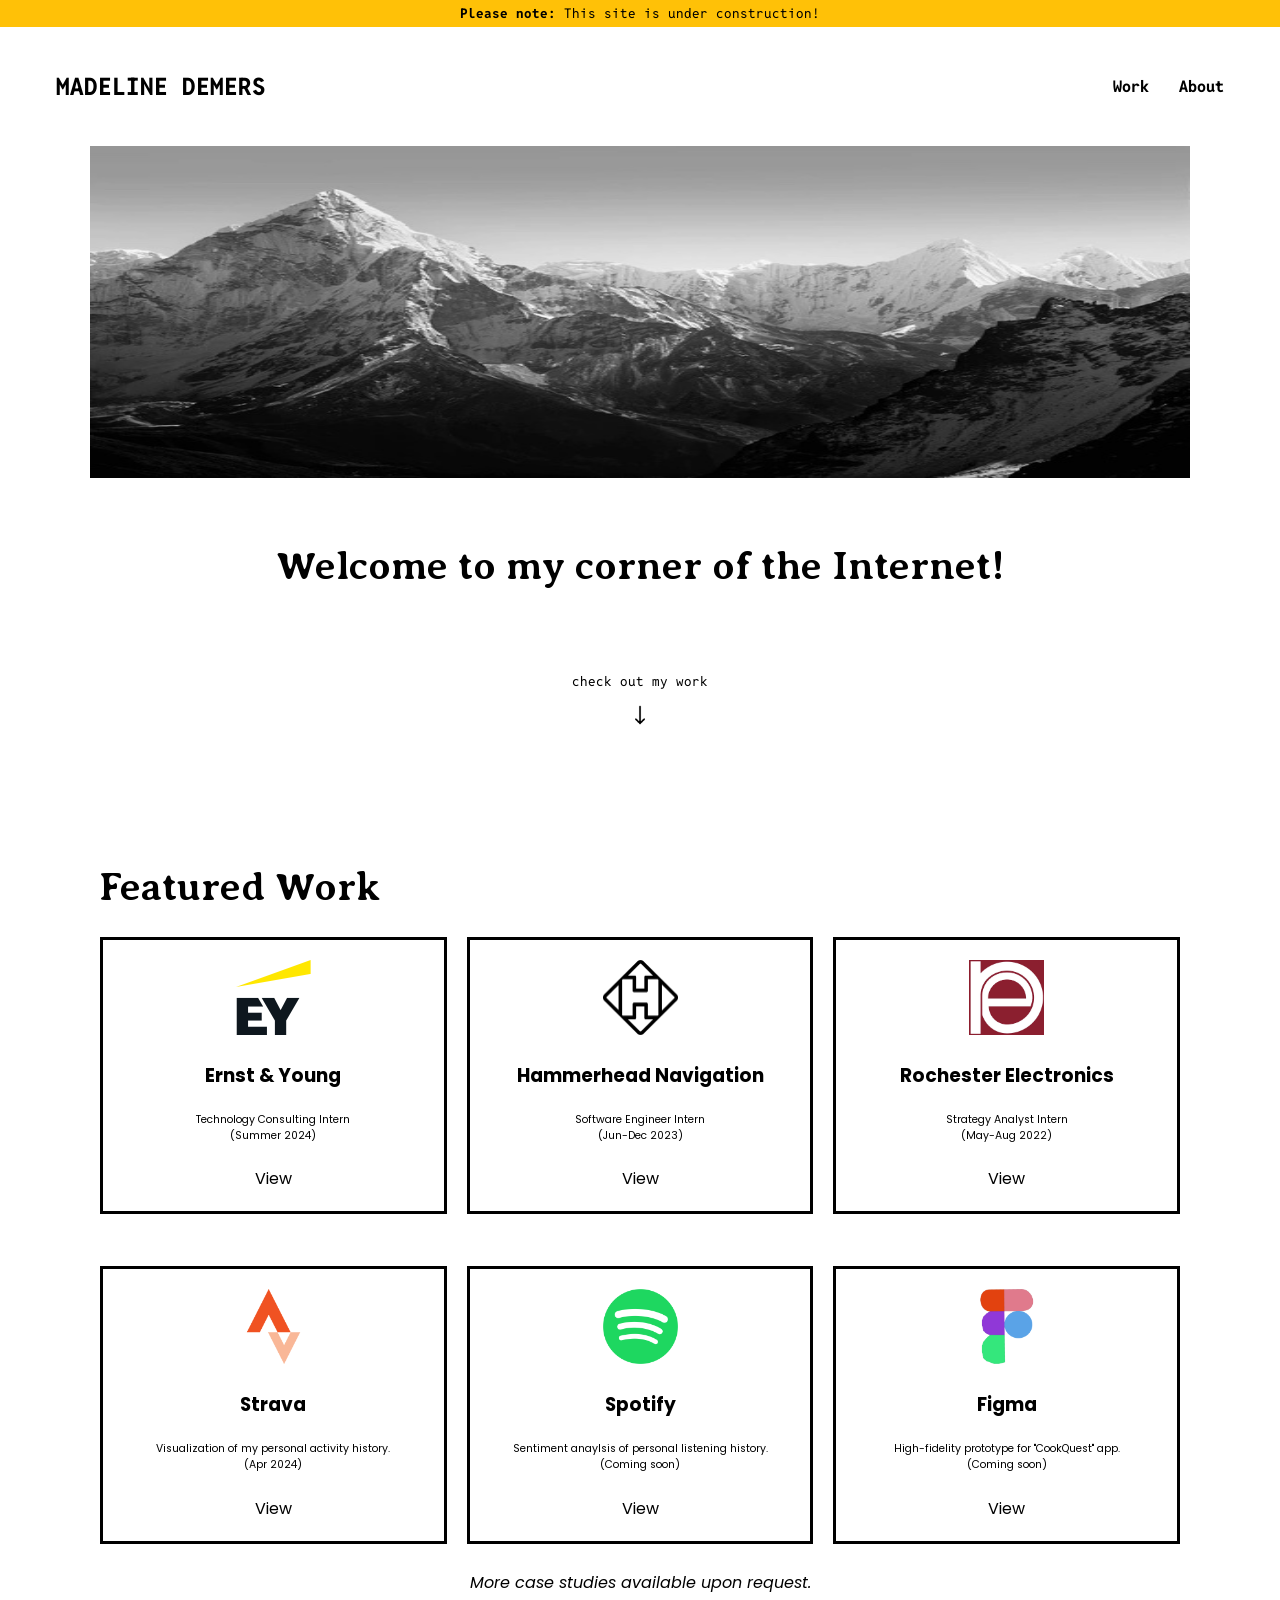
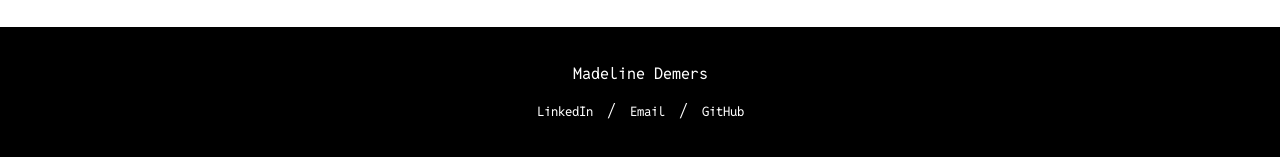
<file: archive=priv (old site) /index.html>
<!DOCTYPE html>
<html lang="en">

<head>
  <meta charset="UTF-8">
  <meta name="viewport" content="width=device-width, initial-scale=1">

  <link rel="icon" type="image/png" href="public/images/mountain.png">

  <link rel="stylesheet" type="text/css" href="styles/site.css">
  <link href="https://fonts.googleapis.com/css2?family=Reddit+Mono&display=swap" rel="stylesheet">
  <link href="https://fonts.googleapis.com/css2?family=Poppins&display=swap" rel="stylesheet">
  <link href="https://fonts.googleapis.com/css2?family=Averia+Serif+Libre&display=swap" rel="stylesheet">

  <title>Madeline Demers</title>

</head>
<body>
  <header>
    <div class="work-in-progress-banner">
      <p><strong>Please note:</strong> This site is under construction!</p>
    </div>
    <nav>
      <h1>MADELINE DEMERS</h1>
      <ul class="navigation">
        <li><a href="index.html#works" class="nav-link">Work</a></li>
        <li><a href="about.html" class="nav-link">About</a></li>
      </ul>
    </nav>
  </header>
  
  <main>
    <section>
      <div class="hero">
        <img src="public/images/mountains.jpg" alt="mountains" class="hero-img">
      </div>
      <div class="welcome-text">
        <h2>Welcome to my corner of the Internet!</h2>
      </div>
      <div class="scroll-down" id="scroll">
        <p>check out my work</p>
        <div class="button-scroll-down">  
          <button>
          <img
            src="public/images/down-arrow.png"
            class="scroll down-arrow"
            alt="scroll-down"
          />
          </button>       
        </div>
      </div>
    </section>

    <section class="all-works">
      <div class="section1">
        <section class="works" id="works">
          <h2 class="works-title">Featured Work</h2>
          <div class="works-container">
            <div class="work-container work-card">
              <img
                src="public/images/ey.png"
                alt="ey-logo"
                class="work-pic"
              />
              <h3 class="work-title">Ernst & Young</h3>
              <p class="work-details">
                Technology Consulting Intern<br>(Summer 2024)
              </p>
              <a href="#" class="work-link">View</a>
            </div>
            <div class="work-container work-card">
              <img
                src="public/images/hammerhead_logo.png"
                alt="hammerhead-logo"
                class="work-pic"
              />
              <h3 class="work-title">Hammerhead Navigation</h3>
              <p class="work-details">
                Software Engineer Intern <br>(Jun-Dec 2023)
              </p>
              <a href="hammerhead.html" class="work-link">View</a>
            </div>
            <div class="work-container work-card">
              <img
                src="public/images/roc_elec.png"
                alt="rocelec-logo"
                class="work-pic"
              />
              <h3 class="work-title">Rochester Electronics</h3>
              <p class="work-details">
                Strategy Analyst Intern<br>(May-Aug 2022)
              </p>
              <a href="rocelec.html" class="work-link">View</a>
            </div>
            
          </div>
        </section>
  </div>
  <div class="project2">
    <section class="works" id="works">
      <div class="works-container">
        
        <div class="work-container work-card">
          <img
            src="public/images/strava_logo.png"
            alt="strava-logo"
            class="work-pic"
          />
          <h3 class="work-title">Strava</h3>
          <p class="work-details">
            Visualization of my personal activity history.<br>(Apr 2024)
          </p>
          <a href="strava.html" class="work-link">View</a>
        </div>
        <div class="work-container work-card">
          <img
            src="public/images/spotifylogo.png"
            alt="spotify-logo"
            class="work-pic"
          />
          <h3 class="work-title">Spotify</h3>
          <p class="work-details">
            Sentiment anaylsis of personal listening history.<br>(Coming soon)
          </p>
          <a href="#" class="work-link">View</a>
        </div>
        <div class="work-container work-card">
          <img
            src="public/images/figma-logo.png"
            alt="figma-logo"
            class="work-pic"
          />
          <h3 class="work-title">Figma</h3>
          <p class="work-details">
            High-fidelity prototype for "CookQuest" app.<br>(Coming soon)
          </p>
          <a href="#" class="work-link">View</a>
        </div>
      </div>
      <p class="center">More case studies available upon request.</p>
    </section>
  </div>

  <script src=public/scripts/scroll-down.js></script>

  </main>
  <footer>
    <div class="footer-name">
      <p><a href=index.html>Madeline Demers</a></p>
    </div>
    <div class="footer-links">
      <p><a href="https://www.linkedin.com/in/madeline-demers">LinkedIn</a> / <a href="mailto:mkd79@cornell.edu">Email</a> / 
        <a href="https://github.com/maddydemers">GitHub</a></p>
    </div>
  </footer>
</body>

</html>
</file>
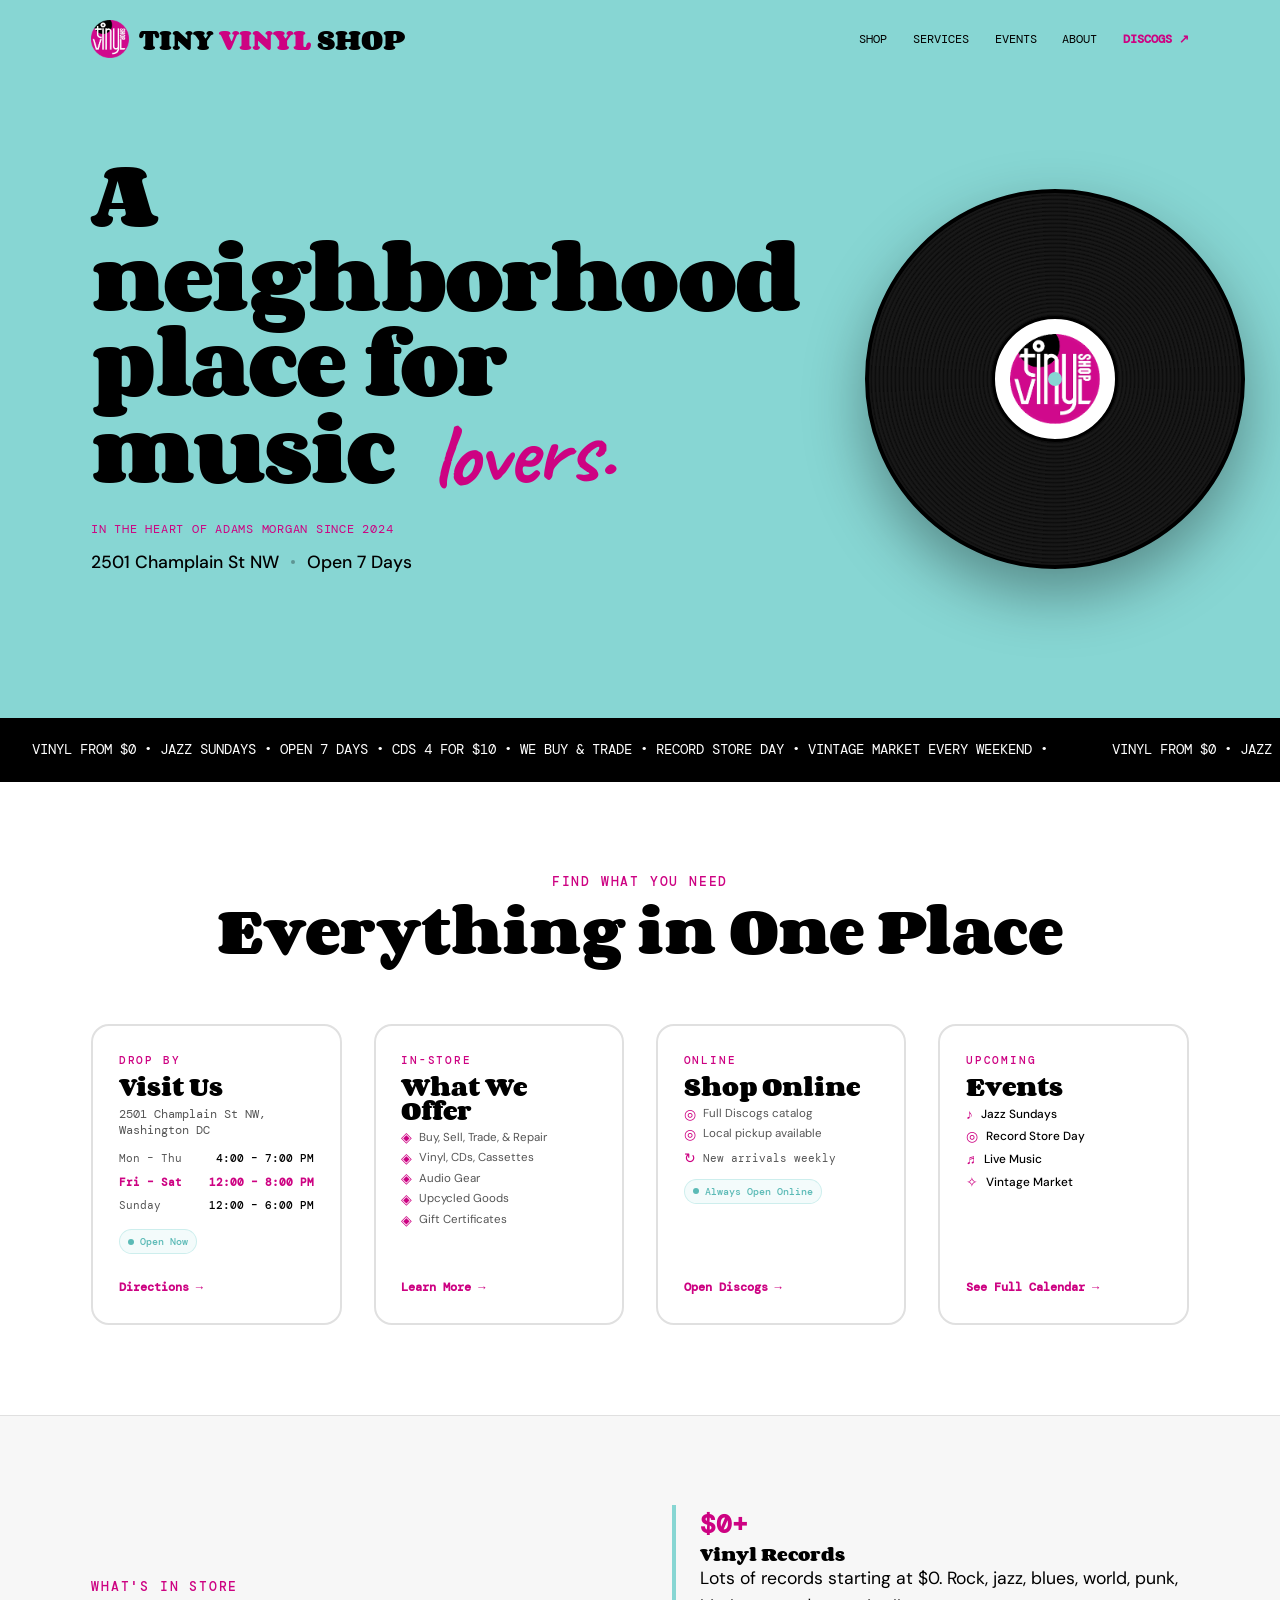
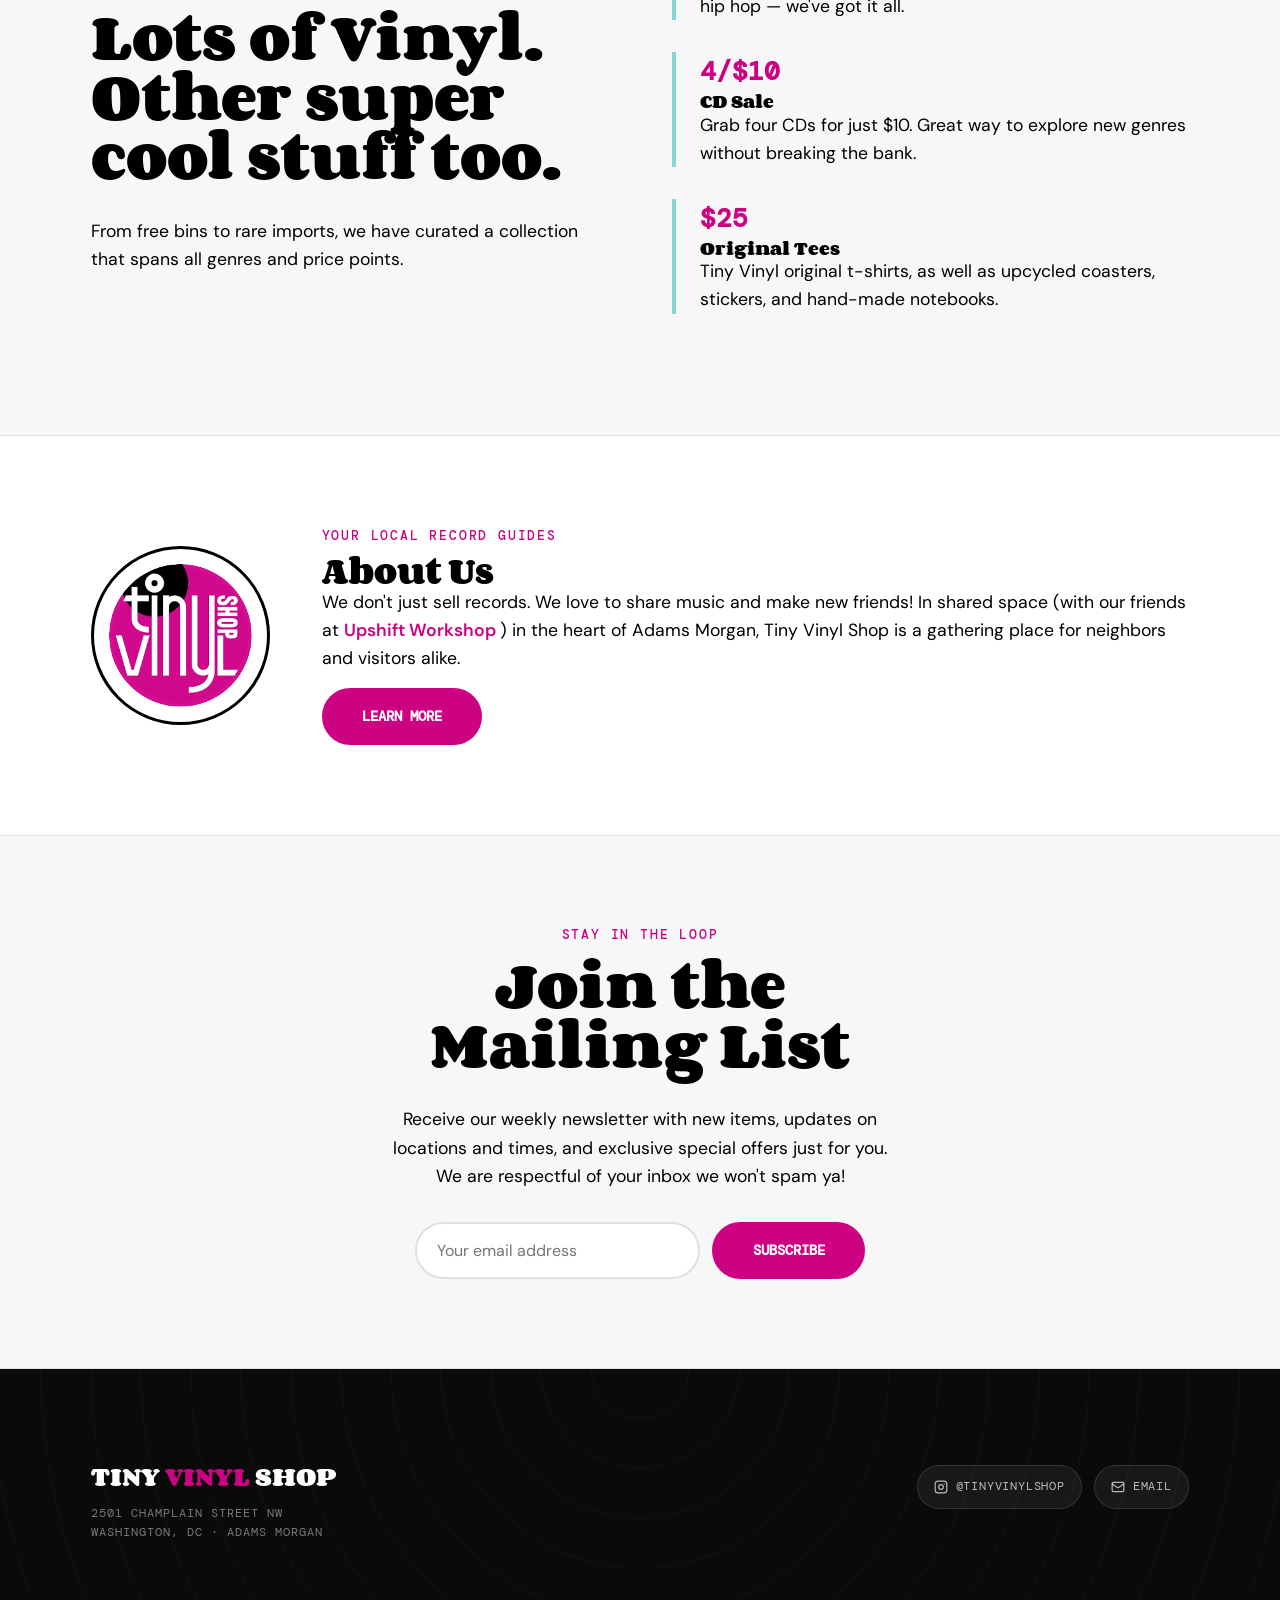
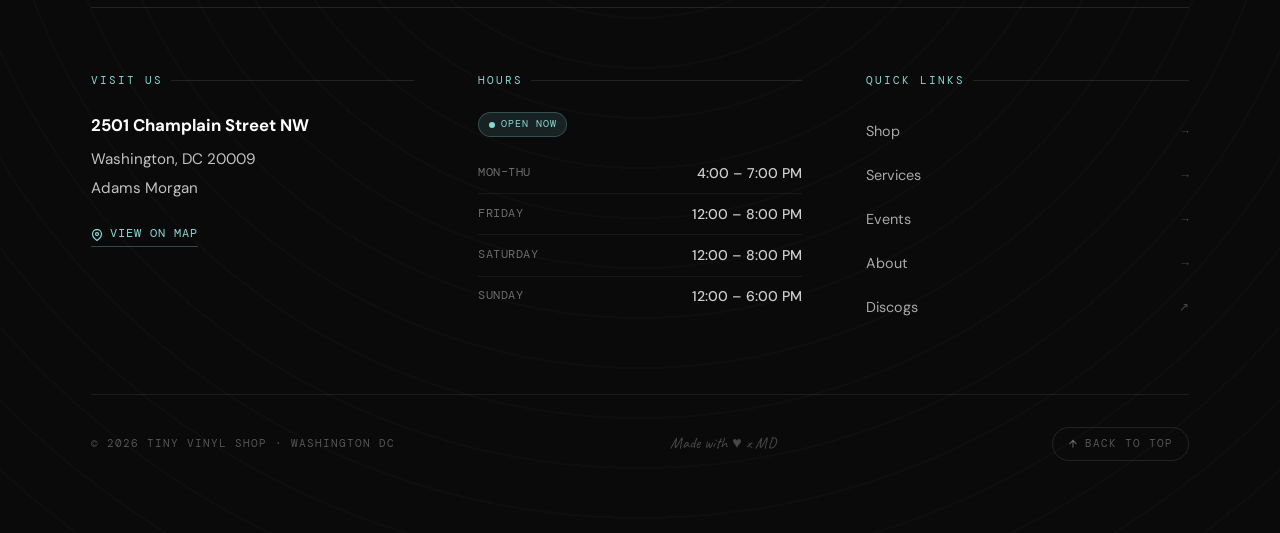
<file: tiny-vinyl.html>
<!DOCTYPE html>
<html lang="en">
<head>
  <meta charset="UTF-8" />
  <meta name="viewport" content="width=device-width, initial-scale=1.0, viewport-fit=cover" />
  <meta name="theme-color" content="#87D6D3" />
  <title>Tiny Vinyl Shop — Adams Morgan, DC</title>
  <meta name="description" content="Independent vinyl record shop in Adams Morgan, Washington DC. Records from $1. Jazz, blues, punk, hip hop, world music and more." />
  
  <link rel="preconnect" href="https://fonts.googleapis.com">
  <link rel="preconnect" href="https://fonts.gstatic.com" crossorigin>
  <link href="https://fonts.googleapis.com/css2?family=Caveat:wght@600&family=Corben:wght@400;700&family=DM+Mono:wght@400;500&family=DM+Sans:ital,wght@0,400;0,500;0,700;1,400&display=swap" rel="stylesheet">

  <style>
    :root {
      --bg-primary: #FFFFFF;
      --bg-surface: #F7F7F7;
      --color-magenta: #CD0282;
      --color-magenta-dark: #A00065;
      --color-teal: #87D6D3;
      --color-teal-dark: #5bbab6;
      --color-text: #000000;
      --color-text-muted: #555555;
      --border-soft: #E0E0E0;
      
      --font-sans: 'DM Sans', sans-serif;
      --font-heading: 'Corben', serif;
      --font-mono: 'DM Mono', monospace;
      --font-hand: 'Caveat', cursive;
      
      --space-xs: 0.5rem;
      --space-sm: 1rem;
      --space-md: 2rem;
      --space-lg: 4rem;

      /* Fluid spacing using clamp */
      --section-padding: clamp(3rem, 7vw, 6rem);
      --container-padding: clamp(1.25rem, 4vw, 2.5rem);
      --gap-md: clamp(1rem, 3vw, 2rem);
      --gap-lg: clamp(2rem, 5vw, 4rem);

      /* Safe area insets for notched devices */
      --safe-top: env(safe-area-inset-top, 0px);
      --safe-bottom: env(safe-area-inset-bottom, 0px);
      --safe-left: env(safe-area-inset-left, 0px);
      --safe-right: env(safe-area-inset-right, 0px);

      /* Groovy easing curves */
      --ease-bounce: cubic-bezier(0.34, 1.56, 0.64, 1);
      --ease-smooth: cubic-bezier(0.16, 1, 0.3, 1);
      --ease-snap: cubic-bezier(0.25, 0.46, 0.45, 0.94);
    }

    /* ════════════════════════════════════════════════════════════
       BASE STYLES
       ════════════════════════════════════════════════════════════ */

    *, *::before, *::after { box-sizing: border-box; margin: 0; padding: 0; }
    html { scroll-behavior: smooth; -webkit-text-size-adjust: 100%; }
    body {
      font-family: var(--font-sans);
      background: var(--bg-primary);
      color: var(--color-text);
      line-height: 1.6;
      overflow-x: hidden;
      -webkit-font-smoothing: antialiased;
    }
    a { color: inherit; text-decoration: none; transition: all 0.3s var(--ease-smooth); }
    a, button { -webkit-tap-highlight-color: rgba(135, 214, 211, 0.3); }
    ul { list-style: none; }
    button { cursor: pointer; border: none; background: none; font-family: inherit; }
    img { max-width: 100%; height: auto; display: block; }

    /* ── Typography (fluid) ── */
    h1, h2, h3, h4 { font-family: var(--font-heading); font-weight: 700; line-height: 1.1; color: var(--color-text); }
    h1 { font-size: clamp(2.4rem, 6vw, 5rem); margin-bottom: var(--space-sm); letter-spacing: -0.02em; }
    h2 { font-size: clamp(1.9rem, 4.5vw, 3.4rem); margin-bottom: var(--space-md); }
    h3 { font-size: clamp(1.3rem, 2.5vw, 1.9rem); }
    p  { font-size: clamp(0.95rem, 1.5vw, 1.1rem); }

    h1 em {
      font-family: var(--font-hand); color: var(--color-magenta); font-style: normal;
      font-size: 1.2em; display: inline-block;
      transform: rotate(-3deg);
      margin-left: 0.2em; margin-right: 0.1em;
      transition: transform 0.4s var(--ease-bounce);
    }
    h1:hover em { transform: rotate(-6deg) scale(1.08); }

    .label {
      font-family: var(--font-mono); text-transform: uppercase;
      font-size: clamp(0.72rem, 1vw, 0.82rem);
      letter-spacing: 1.8px; color: var(--color-magenta); font-weight: 500;
      display: block; margin-bottom: var(--space-xs);
    }

    /* ── Layout ── */
    .section--surface { background: var(--bg-surface); border-top: 1px solid var(--border-soft); border-bottom: 1px solid var(--border-soft); }

    /* ── Buttons ── */
    .btn {
      display: inline-flex; align-items: center; justify-content: center;
      border-radius: 999px; font-weight: 700; font-family: var(--font-mono);
      font-size: clamp(0.75rem, 1.2vw, 0.88rem);
      text-transform: uppercase; border: 2px solid var(--color-text);
      background: var(--bg-primary);
      padding: clamp(0.85rem, 2vw, 0.95rem) clamp(1.5rem, 3vw, 2.4rem);
      transition: transform 0.3s var(--ease-bounce), box-shadow 0.3s var(--ease-smooth), background 0.25s ease, border-color 0.25s ease;
      white-space: nowrap; position: relative; overflow: hidden;
    }
    .btn::after {
      content: '';
      position: absolute; inset: 0; border-radius: 999px;
      background: rgba(255,255,255,0.15);
      opacity: 0; transition: opacity 0.2s ease;
    }
    .btn:hover::after { opacity: 1; }
    .btn:hover { transform: translateY(-3px) scale(1.02); box-shadow: 0 10px 28px rgba(0,0,0,0.13); }
    .btn:active { transform: scale(0.97); box-shadow: none; }
    .btn-primary { background: var(--color-magenta); color: #fff; border-color: var(--color-magenta); }
    .btn-primary:hover { background: var(--color-magenta-dark); border-color: var(--color-magenta-dark); box-shadow: 0 10px 28px rgba(205,2,130,0.35); }
    .btn-white { background: #fff; color: #000; border-color: #fff; }
    .btn-outline { border-color: var(--border-soft); }

    /* ── Navigation ── */
    .nav {
      position: fixed; top: 0; left: 0; right: 0; z-index: 100;
      background: transparent;
      transition: background 0.4s var(--ease-smooth), padding 0.4s var(--ease-smooth), box-shadow 0.4s ease;
      padding-top: max(1.25rem, var(--safe-top));
      animation: navSlideDown 0.6s var(--ease-smooth) both;
    }
    @keyframes navSlideDown {
      from { transform: translateY(-100%); opacity: 0; }
      to   { transform: translateY(0);    opacity: 1; }
    }
    .nav.scrolled {
      background: rgba(255,255,255,0.96);
      backdrop-filter: blur(8px);
      -webkit-backdrop-filter: blur(8px);
      border-bottom: 1px solid var(--border-soft);
      box-shadow: 0 2px 20px rgba(0,0,0,0.07);
      padding-top: max(0.65rem, var(--safe-top));
      padding-bottom: 0.65rem;
    }
    .nav .container { display: flex; justify-content: space-between; align-items: center; gap: 1rem; }
    .nav-logo { display: flex; align-items: center; gap: 0.6rem; flex-shrink: 0; }
    .nav-logo img { height: clamp(28px, 4vw, 38px); width: auto; transition: transform 0.35s var(--ease-bounce); }
    .nav-logo:hover img { transform: rotate(-8deg) scale(1.08); }
    .nav-logo-text { font-family: var(--font-heading); font-weight: 700; color: #000; font-size: clamp(1.15rem, 2.5vw, 1.5rem); }
    .nav-cta { color: var(--color-magenta) !important; font-weight: 700; }

    /* ── Hamburger pill button (mobile only, hidden on desktop) ── */
    .nav-hamburger {
      display: none; /* shown via mobile media query */
      align-items: center; gap: 0.5rem;
      background: #000; color: #fff;
      border: none; border-radius: 999px;
      padding: 0.5rem 0.9rem 0.5rem 0.75rem;
      cursor: pointer;
      transition: background 0.25s ease, transform 0.3s var(--ease-bounce);
    }
    .nav-hamburger:hover { background: #222; transform: scale(1.04); }
    .nav-hamburger:active { transform: scale(0.96); }
    .nav-hamburger-lines {
      display: flex; flex-direction: column; justify-content: center;
      gap: 4px; width: 16px;
    }
    .nav-hamburger-lines span {
      display: block; height: 1.5px; background: #fff; border-radius: 2px;
      transition: width 0.3s var(--ease-bounce), transform 0.35s var(--ease-bounce), opacity 0.25s ease;
      transform-origin: left center;
    }
    .nav-hamburger-lines span:nth-child(1) { width: 16px; }
    .nav-hamburger-lines span:nth-child(2) { width: 10px; }
    .nav-hamburger-label {
      font-family: var(--font-mono); font-size: 0.7rem; font-weight: 500;
      text-transform: uppercase; letter-spacing: 1.5px; color: #fff;
      transition: opacity 0.2s ease;
    }
    /* Open state — lines become X, label fades */
    .nav-hamburger.open { background: #fff; border: 1.5px solid #000; }
    .nav-hamburger.open .nav-hamburger-lines span { background: #000; }
    .nav-hamburger.open .nav-hamburger-lines span:nth-child(1) {
      width: 16px; transform: translateY(2.75px) rotate(45deg);
    }
    .nav-hamburger.open .nav-hamburger-lines span:nth-child(2) {
      width: 16px; transform: translateY(-2.75px) rotate(-45deg);
    }
    .nav-hamburger.open .nav-hamburger-label { opacity: 0; width: 0; overflow: hidden; padding: 0; }

    /* ── Mobile backdrop ── */
    .mobile-backdrop {
      display: none;
      position: fixed; top: 0; left: 0; right: 0; bottom: 0;
      z-index: 98;
      background: rgba(0,0,0,0.55);
      backdrop-filter: blur(2px);
      -webkit-backdrop-filter: blur(2px);
      opacity: 0;
      pointer-events: none;
      transition: opacity 0.35s var(--ease-smooth);
    }
    .mobile-backdrop.open { opacity: 1; pointer-events: auto; }

    /* ── Mobile drawer ── */
    .mobile-menu {
      display: none; /* shown via mobile media query */
      position: fixed; top: 0; right: 0;
      width: min(340px, 88vw);
      height: 100vh;
      z-index: 102;
      background: #0a0a0a;
      flex-direction: column;
      padding: 0;
      transform: translateX(100%);
      transition: transform 0.42s var(--ease-bounce);
      overflow-x: hidden;
      overflow-y: auto;
    }
    .mobile-menu::before {
      /* Teal left accent line */
      content: '';
      position: absolute; top: 0; left: 0; bottom: 0;
      width: 3px;
      background: linear-gradient(to bottom, var(--color-teal), transparent);
    }
    .mobile-menu.open { transform: translateX(0); }

    /* Drawer header — top padding matches nav bar height so the close
       button sits exactly where the hamburger pill was */
    .mobile-menu-header {
      display: flex; align-items: center; justify-content: space-between;
      padding: max(1.1rem, var(--nav-height, 64px)) 1.75rem 1.1rem;
      border-bottom: 1px solid rgba(255,255,255,0.07);
      flex-shrink: 0;
    }
    .mobile-menu-eyebrow {
      font-family: var(--font-mono); font-size: 0.65rem; font-weight: 500;
      text-transform: uppercase; letter-spacing: 2.5px; color: var(--color-teal);
    }
    .mobile-menu-close {
      width: 36px; height: 36px; border-radius: 50%;
      border: 1.5px solid rgba(255,255,255,0.15);
      background: rgba(255,255,255,0.06);
      display: flex; align-items: center; justify-content: center;
      color: #fff; cursor: pointer;
      transition: background 0.2s ease, border-color 0.2s ease, transform 0.3s var(--ease-bounce);
    }
    .mobile-menu-close:hover {
      background: rgba(255,255,255,0.12);
      border-color: rgba(255,255,255,0.3);
      transform: rotate(90deg);
    }
    .mobile-menu-close svg { width: 15px; height: 15px; }

    /* Nav links */
    .mobile-menu-nav {
      display: flex; flex-direction: column;
      padding: 1.5rem 1.75rem;
      gap: 0;
    }
    .mobile-menu-link {
      display: flex; align-items: baseline; gap: 0.75rem;
      font-family: var(--font-heading); font-weight: 700;
      font-size: clamp(1.85rem, 7vw, 2.4rem);
      color: rgba(255,255,255,0.9); line-height: 1;
      padding: 0.6rem 0;
      border-bottom: 1px solid rgba(255,255,255,0.06);
      transition: color 0.2s ease, padding-left 0.3s var(--ease-bounce);
    }
    .mobile-menu-link:last-child { border-bottom: none; }
    .mobile-menu-link:hover { color: #fff; padding-left: 0.5rem; }
    .mobile-menu-link:active { color: var(--color-teal); }
    .mobile-menu-num {
      font-family: var(--font-mono); font-size: 0.62rem; font-weight: 400;
      color: rgba(255,255,255,0.3); letter-spacing: 1px;
      flex-shrink: 0; margin-bottom: 0.2rem;
    }

    /* Stagger links in */
    .mobile-menu.open .mobile-menu-link:nth-child(1) { animation: drawerLink 0.45s var(--ease-bounce) 0.1s both; }
    .mobile-menu.open .mobile-menu-link:nth-child(2) { animation: drawerLink 0.45s var(--ease-bounce) 0.16s both; }
    .mobile-menu.open .mobile-menu-link:nth-child(3) { animation: drawerLink 0.45s var(--ease-bounce) 0.22s both; }
    .mobile-menu.open .mobile-menu-link:nth-child(4) { animation: drawerLink 0.45s var(--ease-bounce) 0.28s both; }
    @keyframes drawerLink {
      from { opacity: 0; transform: translateX(20px); }
      to   { opacity: 1; transform: translateX(0); }
    }

    /* Discogs CTA */
    .mobile-menu-cta {
      display: flex; align-items: center; justify-content: center;
      margin: 0 1.75rem;
      padding: 0.9rem 1.5rem;
      background: var(--color-magenta); color: #fff;
      border-radius: 999px;
      font-family: var(--font-mono); font-size: 0.78rem; font-weight: 700;
      text-transform: uppercase; letter-spacing: 1px;
      transition: background 0.25s ease, transform 0.3s var(--ease-bounce);
    }
    .mobile-menu-cta:hover { background: var(--color-magenta-dark); transform: translateY(-2px); }
    .mobile-menu-cta:active { transform: scale(0.97); }

    /* Info strip at bottom */
    .mobile-menu-info {
      margin: 1.25rem 1.75rem max(1.5rem, calc(var(--safe-bottom) + 1.25rem));
      padding: 1.1rem 1.25rem;
      background: rgba(255,255,255,0.04);
      border: 1px solid rgba(255,255,255,0.08);
      border-radius: 14px;
    }
    .mobile-menu-info-label {
      font-family: var(--font-mono); font-size: 0.6rem; font-weight: 500;
      text-transform: uppercase; letter-spacing: 2px;
      color: var(--color-teal); display: block; margin-bottom: 0.4rem;
    }
    .mobile-menu-address {
      font-size: 0.82rem; color: rgba(255,255,255,0.6);
      line-height: 1.5; margin-bottom: 0.65rem;
    }
    .mobile-menu-status {
      display: inline-flex; align-items: center; gap: 0.4rem;
      font-family: var(--font-mono); font-size: 0.67rem; font-weight: 500;
    }
    .mobile-menu-status-dot {
      width: 6px; height: 6px; border-radius: 50%; flex-shrink: 0;
      animation: qcPulse 2s ease-in-out infinite;
    }
    .mobile-menu-status--open .mobile-menu-status-dot { background: var(--color-teal); }
    .mobile-menu-status--open .mobile-menu-status-text { color: var(--color-teal); }
    .mobile-menu-status--closed .mobile-menu-status-dot { background: var(--color-magenta); }
    .mobile-menu-status--closed .mobile-menu-status-text { color: var(--color-magenta); }

    /* Desktop nav link hover underline */
    .nav-links a {
      position: relative;
    }
    .nav-links a::after {
      content: '';
      position: absolute; bottom: -2px; left: 0; right: 0;
      height: 2px; background: var(--color-magenta);
      transform: scaleX(0); transform-origin: center;
      transition: transform 0.3s var(--ease-bounce);
    }
    .nav-links a:hover::after { transform: scaleX(1); }

    /* ── Record animation ── */
    .record {
      width: 100%; height: 100%; border-radius: 50%; background: #111;
      background-image: repeating-radial-gradient(#111 0px, #1a1a1a 2px, #0a0a0a 4px);
      box-shadow: 0 25px 60px rgba(0,0,0,0.35), 0 0 0 0 rgba(135,214,211,0);
      display: flex; align-items: center; justify-content: center;
      position: relative; border: 4px solid #000;
      transition: box-shadow 0.5s var(--ease-smooth), transform 0.5s var(--ease-bounce);
    }
    .record-wrap:hover .record {
      box-shadow: 0 35px 70px rgba(0,0,0,0.45), 0 0 0 12px rgba(135,214,211,0.25);
      transform: translateY(-6px);
    }
    .spinning { animation: spin 3.2s linear infinite; }
    .record-wrap:hover .spinning { animation-duration: 2.2s; }
    @keyframes spin { 100% { transform: rotate(360deg); } }
    .record-label {
      width: 34%; height: 34%; background: #fff; border-radius: 50%;
      border: 3px solid #000; display: flex; align-items: center;
      justify-content: center; position: relative;
    }
    .record-label img { width: 75%; height: auto; object-fit: contain; }
    .record-hole {
      position: absolute; top: 50%; left: 50%;
      transform: translate(-50%,-50%);
      width: 14px; height: 14px;
      background: var(--color-teal); border-radius: 50%;
    }

    /* Hero record entry animation */
    .hero-visual { animation: recordFloat 0.9s var(--ease-bounce) 0.4s both; }
    @keyframes recordFloat {
      from { opacity: 0; transform: translateY(40px) scale(0.88) rotate(-8deg); }
      to   { opacity: 1; transform: translateY(0)  scale(1)    rotate(0deg); }
    }
    /* Hero text stagger */
    .hero-text .label   { animation: heroFadeUp 0.6s var(--ease-smooth) 0.1s both; }
    .hero-text h1       { animation: heroFadeUp 0.7s var(--ease-smooth) 0.2s both; }
    .hero-text .hero-info { animation: heroFadeUp 0.7s var(--ease-smooth) 0.35s both; }
    .hero-text p        { animation: heroFadeUp 0.7s var(--ease-smooth) 0.45s both; }
    .hero-text .hero-btns { animation: heroFadeUp 0.7s var(--ease-smooth) 0.55s both; }
    @keyframes heroFadeUp {
      from { opacity: 0; transform: translateY(24px); }
      to   { opacity: 1; transform: translateY(0); }
    }

    /* ── Ticker ── */
    .ticker { background: #000; color: #fff; overflow: hidden; font-family: var(--font-mono); text-transform: uppercase; border-bottom: 2px solid #000; }
    .ticker:hover .ticker-track { animation-play-state: paused; }
    .ticker-track { display: flex; width: max-content; animation: marquee 35s linear infinite; }
    @keyframes marquee { 0% { transform: translateX(0); } 100% { transform: translateX(-50%); } }
    .ticker-item { white-space: nowrap; }

    /* ── Cards & components ── */
    .quick-card {
      background: #fff; border-radius: 18px; border: 2px solid var(--border-soft);
      display: flex; flex-direction: column;
      transition: transform 0.35s var(--ease-bounce), border-color 0.25s ease, box-shadow 0.35s var(--ease-smooth);
    }
    .quick-card:hover {
      transform: translateY(-6px) scale(1.01);
      border-color: var(--color-teal);
      box-shadow: 0 16px 36px rgba(0,0,0,0.08);
    }
    .quick-card-link {
      font-family: var(--font-mono); font-weight: 700; color: var(--color-magenta); font-size: 0.8rem;
      transition: letter-spacing 0.3s var(--ease-smooth);
    }
    .quick-card:hover .quick-card-link { letter-spacing: 0.06em; }

    /* ── Quick Card internals ── */
    .quick-card h3 { margin-bottom: 0.6rem; }
    .qc-body { display: flex; flex-direction: column; gap: 0.6rem; }

    .qc-address {
      font-family: var(--font-mono); font-size: 0.75rem;
      color: var(--color-text-muted); line-height: 1.4;
    }

    /* Hours mini-table */
    .qc-hours { width: 100%; border-collapse: collapse; font-size: 0.75rem; }
    .qc-hours td { padding: 0.22rem 0; vertical-align: top; }
    .qc-hours td:first-child { color: var(--color-text-muted); font-family: var(--font-mono); padding-right: 0.6rem; white-space: nowrap; }
    .qc-hours td:last-child { font-family: var(--font-mono); font-weight: 500; text-align: right; white-space: nowrap; }
    .qc-hours tr.qc-today td { color: var(--color-magenta); font-weight: 700; }

    /* Feature rows (bullet-style) */
    .qc-feature-rows { display: flex; flex-direction: column; gap: 0.35rem; padding: 0; }
    .qc-feature-rows li {
      display: flex; align-items: center; gap: 0.45rem;
      font-size: 0.78rem; color: var(--color-text-muted); line-height: 1.3;
    }
    .qc-row-glyph { color: var(--color-teal-dark); font-size: 0.65rem; flex-shrink: 0; line-height: 1; }
    .qc-detail-line {
      display: flex; align-items: center; gap: 0.45rem;
      font-size: 0.74rem; color: var(--color-text-muted); font-family: var(--font-mono);
    }

    /* Event rows */
    .qc-event-rows { display: flex; flex-direction: column; gap: 0.45rem; padding: 0; }
    .qc-event-rows li { display: flex; align-items: center; gap: 0.5rem; font-size: 0.8rem; font-weight: 500; line-height: 1.3; }
    .qc-event-icon { font-size: 0.85rem; color: var(--color-magenta); flex-shrink: 0; line-height: 1; }

    /* Live badge — base */
    .qc-live-badge {
      display: inline-flex; align-items: center; gap: 0.4rem;
      padding: 0.28rem 0.6rem; border-radius: 999px; border: 1px solid;
      font-family: var(--font-mono); font-size: 0.67rem; font-weight: 500;
      width: fit-content; margin-top: 0.2rem; white-space: nowrap;
    }
    .qc-badge--teal { background: rgba(135,214,211,0.1); color: var(--color-teal-dark); border-color: rgba(135,214,211,0.35); }
    .qc-badge--magenta { background: rgba(205,2,130,0.08); color: var(--color-magenta); border-color: rgba(205,2,130,0.25); }
    .qc-badge--open { background: rgba(135,214,211,0.1); color: var(--color-teal-dark); border-color: rgba(135,214,211,0.35); }
    .qc-badge--closed { background: rgba(205,2,130,0.08); color: var(--color-magenta); border-color: rgba(205,2,130,0.25); }

    /* Pulsing dot */
    .qc-pulse-dot { width: 6px; height: 6px; border-radius: 50%; flex-shrink: 0; animation: qcPulse 2s ease-in-out infinite; }
    .qc-pulse-dot--teal  { background: var(--color-teal-dark); }
    .qc-pulse-dot--magenta { background: var(--color-magenta); }
    @keyframes qcPulse {
      0%, 100% { opacity: 1; transform: scale(1); }
      50%       { opacity: 0.45; transform: scale(0.7); }
    }

    /* Spacer pushes CTA to bottom */
    .qc-spacer { flex: 1; min-height: 0.5rem; }
    
    .highlight-item {
      border-left: 4px solid var(--color-teal); padding-left: 1.5rem; margin-bottom: 2rem;
      transition: transform 0.35s var(--ease-bounce), border-left-color 0.25s ease;
    }
    .highlight-item:hover { transform: translateX(10px); border-left-color: var(--color-magenta); }
    .highlight-price { font-family: var(--font-mono); color: var(--color-magenta); font-weight: 700; }
    
    .mascot-strip .container { display: flex; align-items: center; }

    .mascot-image {
      width: clamp(100px, 14vw, 180px);
      height: clamp(100px, 14vw, 180px);
      object-fit: contain;
      padding: clamp(8px, 2vw, 15px);
      background: #fff;
      border: 3px solid #000;
      border-radius: 50%;
      flex-shrink: 0;
      transition: transform 0.45s var(--ease-bounce), box-shadow 0.4s var(--ease-smooth);
    }
    .mascot-strip:hover .mascot-image {
      transform: rotate(-8deg) scale(1.06);
      box-shadow: 6px 6px 0 var(--color-teal);
    }

    .info-card {
      background: #fff; border-radius: 18px; border: 2px solid var(--border-soft);
      transition: transform 0.35s var(--ease-bounce), box-shadow 0.3s var(--ease-smooth);
    }
    .info-card:hover { transform: translateY(-4px); box-shadow: 0 14px 32px rgba(0,0,0,0.08); }

    .community-link-item {
      display: flex; align-items: center; background: #fff;
      border: 2px solid var(--border-soft); border-radius: 14px; margin-bottom: 1rem;
      transition: transform 0.3s var(--ease-bounce), border-color 0.25s ease, box-shadow 0.3s ease;
    }
    .community-link-item:hover {
      transform: translateX(6px);
      border-color: var(--color-teal);
      box-shadow: 0 6px 20px rgba(0,0,0,0.06);
    }
    .community-link-icon { font-size: 1.5rem; flex-shrink: 0; }

    /* ── Form Styles ── */
    .form-input {
      padding: clamp(0.8rem, 2vw, 0.95rem) clamp(1rem, 2.5vw, 1.25rem);
      border: 2px solid var(--border-soft); border-radius: 999px;
      font-family: var(--font-sans); font-size: 1rem; width: 100%;
      transition: border-color 0.3s ease, box-shadow 0.3s ease;
    }
    .form-input:focus { outline: none; border-color: var(--color-teal); box-shadow: 0 0 0 4px rgba(135,214,211,0.2); }

    /* ══════════════════════════════════════════════
       FOOTER 
    ══════════════════════════════════════════════ */

    /* ── Main footer ── */
    .footer { background: #0a0a0a; color: #fff; position: relative; }
    .footer::before {
      content: '';
      position: absolute; inset: 0;
      background-image: repeating-radial-gradient(
        circle at 50% 0%, transparent 0, transparent 48px,
        rgba(255,255,255,0.015) 48px, rgba(255,255,255,0.015) 50px
      );
      pointer-events: none;
    }
    .footer-container {
      max-width: min(1200px, 92vw); margin: 0 auto;
      padding: clamp(4rem, 8vw, 6rem) clamp(1.25rem, 4vw, 2.5rem) clamp(1.5rem, 4vw, 2.5rem);
      position: relative;
    }
    /* Top: brand + social */
    .footer-top {
      display: flex; align-items: flex-start;
      justify-content: space-between; gap: 2rem;
      padding-bottom: clamp(2.5rem, 5vw, 4rem);
      border-bottom: 1px solid rgba(255,255,255,0.1);
      flex-wrap: wrap;
    }
    .footer-brand { display: flex; flex-direction: column; gap: 1rem; max-width: 340px; }
    .footer-logo-row { display: flex; align-items: center; gap: 0.6rem; }
    .footer-record-icon { width: 44px; height: 44px; flex-shrink: 0; }
    .footer-logo-wordmark { font-family: var(--font-heading); font-weight: 700; font-size: clamp(1.1rem, 2vw, 1.4rem); color: #fff; line-height: 1; }
    .footer-logo-wordmark span { color: var(--color-magenta); }
    .footer-tagline { font-family: var(--font-hand); font-size: clamp(1.1rem, 2vw, 1.3rem); color: var(--color-teal); line-height: 1.3; opacity: 0.9; }
    .footer-address-mini { font-family: var(--font-mono); font-size: 0.72rem; text-transform: uppercase; letter-spacing: 1px; color: rgba(255,255,255,0.45); line-height: 1.7; }
    /* Social pills */
    .footer-social { display: flex; gap: 0.75rem; align-items: center; flex-wrap: wrap; }
    .social-pill {
      display: flex; align-items: center; gap: 0.5rem;
      background: rgba(255,255,255,0.06); border: 1px solid rgba(255,255,255,0.12);
      border-radius: 999px; padding: 0.55rem 1rem;
      font-family: var(--font-mono); font-size: 0.72rem;
      text-transform: uppercase; letter-spacing: 0.8px;
      color: rgba(255,255,255,0.7);
      transition: background 0.25s ease, border-color 0.25s ease, color 0.25s ease, transform 0.3s var(--ease-bounce);
      min-height: 44px;
    }
    .social-pill:hover { background: rgba(135,214,211,0.12); border-color: var(--color-teal); color: var(--color-teal); transform: translateY(-2px); }
    .social-pill:active { transform: scale(0.96); }
    .social-pill svg { width: 14px; height: 14px; flex-shrink: 0; }
    /* Grid */
    .footer-grid {
      display: grid; grid-template-columns: repeat(3,1fr);
      gap: clamp(2rem, 5vw, 4rem);
      padding: clamp(2.5rem, 5vw, 4rem) 0;
      border-bottom: 1px solid rgba(255,255,255,0.08);
    }
    .footer-col-title {
      font-family: var(--font-mono); text-transform: uppercase;
      letter-spacing: 2px; font-size: 0.7rem; color: var(--color-teal);
      margin-bottom: 1.25rem; display: flex; align-items: center; gap: 0.5rem;
    }
    .footer-col-title::after { content: ''; flex: 1; height: 1px; background: rgba(255,255,255,0.1); }
    /* Address */
    .footer-addr { font-style: normal; font-size: 0.95rem; color: rgba(255,255,255,0.75); line-height: 1.9; margin-bottom: 1.25rem; }
    .footer-addr strong { color: #fff; display: block; font-size: 1.05rem; margin-bottom: 0.2rem; }
    .footer-map-link {
      display: inline-flex; align-items: center; gap: 0.4rem;
      font-family: var(--font-mono); font-size: 0.72rem;
      text-transform: uppercase; letter-spacing: 1px;
      color: var(--color-teal); border-bottom: 1px solid rgba(135,214,211,0.3);
      padding-bottom: 2px;
      transition: border-color 0.25s ease, gap 0.3s var(--ease-bounce);
    }
    .footer-map-link:hover { border-color: var(--color-teal); gap: 0.7rem; }
    .footer-map-link svg { width: 12px; height: 12px; flex-shrink: 0; }
    /* Hours */
    .footer-hours-table { width: 100%; font-size: 0.88rem; border-collapse: collapse; }
    .footer-hours-table tr { border-bottom: 1px solid rgba(255,255,255,0.06); }
    .footer-hours-table tr:last-child { border-bottom: none; }
    .footer-hours-table td { padding: 0.55rem 0; color: rgba(255,255,255,0.6); vertical-align: middle; }
    .footer-hours-table td:first-child { font-family: var(--font-mono); font-size: 0.72rem; text-transform: uppercase; letter-spacing: 0.5px; color: rgba(255,255,255,0.4); width: 5.5rem; }
    .footer-hours-table td:last-child { font-weight: 500; color: rgba(255,255,255,0.8); text-align: right; }
    .hours-open-badge {
      display: inline-flex; align-items: center; gap: 0.35rem;
      background: rgba(135,214,211,0.12); color: var(--color-teal);
      font-family: var(--font-mono); font-size: 0.65rem;
      text-transform: uppercase; letter-spacing: 1px;
      padding: 0.2rem 0.6rem; border-radius: 999px;
      border: 1px solid rgba(135,214,211,0.25); margin-bottom: 1rem;
    }
    .hours-open-badge::before {
      content: ''; width: 6px; height: 6px;
      background: var(--color-teal); border-radius: 50%;
      animation: pulse-dot 2s ease-in-out infinite;
    }
    @keyframes pulse-dot { 0%,100%{opacity:1;transform:scale(1)} 50%{opacity:0.4;transform:scale(0.7)} }
    /* Nav links */
    .footer-links-list { display: flex; flex-direction: column; gap: 0; }
    .footer-link-item {
      display: flex; align-items: center; justify-content: space-between;
      padding: 0.6rem 0; border-bottom: 1px solid rgba(255,255,255,0.06);
      font-size: 0.9rem; color: rgba(255,255,255,0.65);
      transition: color 0.25s ease, padding-left 0.3s var(--ease-bounce);
      min-height: 44px;
    }
    .footer-link-item:last-child { border-bottom: none; }
    .footer-link-item:hover { color: #fff; padding-left: 6px; }
    .footer-link-item:hover .link-arrow { transform: translateX(4px); color: var(--color-teal); }
    .link-arrow { color: rgba(255,255,255,0.25); font-family: var(--font-mono); font-size: 0.75rem; transition: transform 0.3s var(--ease-bounce), color 0.25s ease; flex-shrink: 0; }
    .footer-link-item.external .link-arrow::after { content: ' ↗'; }
    .footer-link-item:not(.external) .link-arrow::after { content: ' →'; }
    /* Bottom bar */
    .footer-bottom {
      display: flex; align-items: center; justify-content: space-between;
      gap: 1rem; flex-wrap: wrap;
      padding: clamp(1.25rem, 3vw, 2rem) 0;
      padding-bottom: max(clamp(1.25rem, 3vw, 2rem), var(--safe-bottom));
    }
    .footer-copyright { font-family: var(--font-mono); font-size: 0.7rem; text-transform: uppercase; letter-spacing: 1px; color: rgba(255,255,255,0.3); }
    .footer-copyright a { color: rgba(255,255,255,0.3); border-bottom: 1px solid transparent; transition: color 0.2s ease, border-color 0.2s ease; }
    .footer-copyright a:hover { color: rgba(255,255,255,0.6); border-bottom-color: rgba(255,255,255,0.3); }
    .footer-made-with { font-family: var(--font-hand); font-size: 1rem; color: rgba(255,255,255,0.25); display: flex; align-items: center; gap: 0.3rem; transition: color 0.3s ease; }
    .footer-made-with:hover { color: var(--color-magenta); }
    .footer-made-with .heart { display: inline-block; transition: transform 0.3s var(--ease-bounce); }
    .footer-made-with:hover .heart { transform: scale(1.3); }
    .footer-back-to-top {
      display: inline-flex; align-items: center; gap: 0.4rem;
      font-family: var(--font-mono); font-size: 0.68rem;
      text-transform: uppercase; letter-spacing: 1px;
      color: rgba(255,255,255,0.3); border: 1px solid rgba(255,255,255,0.1);
      border-radius: 999px; padding: 0.45rem 0.9rem;
      transition: color 0.25s ease, border-color 0.25s ease, transform 0.3s var(--ease-bounce), background 0.25s ease;
    }
    .footer-back-to-top:hover { color: var(--color-teal); border-color: var(--color-teal); background: rgba(135,214,211,0.08); transform: translateY(-3px); }
    .footer-back-to-top svg { width: 12px; height: 12px; transition: transform 0.3s var(--ease-bounce); }
    .footer-back-to-top:hover svg { transform: translateY(-2px); }

    /* ── Scroll Reveal animations (staggered) ── */
    .reveal {
      opacity: 0;
      transform: translateY(28px);
      transition: opacity 0.65s var(--ease-smooth), transform 0.65s var(--ease-smooth);
    }
    .reveal.visible { opacity: 1; transform: translateY(0); }
    /* Stagger siblings */
    .grid-4 .reveal:nth-child(2) { transition-delay: 0.08s; }
    .grid-4 .reveal:nth-child(3) { transition-delay: 0.16s; }
    .grid-4 .reveal:nth-child(4) { transition-delay: 0.24s; }
    .highlight-item.reveal:nth-child(2) { transition-delay: 0.1s; }
    .highlight-item.reveal:nth-child(3) { transition-delay: 0.2s; }


    /* ── Reduced motion safety net ── */
    @media (prefers-reduced-motion: reduce) {
      *, *::before, *::after {
        animation-duration: 0.01ms !important;
        animation-iteration-count: 1 !important;
        transition-duration: 0.01ms !important;
      }
      .ticker-track, .spinning { animation: none; }
      .reveal, .hero-text .label, .hero-text h1, .hero-text .hero-info,
      .hero-text p, .hero-text .hero-btns, .hero-visual { 
        animation: none; opacity: 1; transform: none; transition: none;
      }
    }


    /* ════════════════════════════════════════════════════════════
       DESKTOP
       ════════════════════════════════════════════════════════════ */
    @media (min-width: 769px) {
      .container { max-width: min(1200px, 92vw); margin: 0 auto; padding: 0 var(--container-padding); }
      .section { padding: var(--section-padding) 0; }
      .grid-4 { display: grid; grid-template-columns: repeat(4, 1fr); gap: var(--gap-md); }
      .grid-2 { display: grid; grid-template-columns: 1fr 1fr; gap: var(--gap-lg); }

      .btn:hover { transform: translateY(-3px) scale(1.02); }

      .nav { padding: 1.25rem 0; }
      .nav-links { display: flex; gap: clamp(1rem, 2vw, 1.75rem); font-family: var(--font-mono); font-size: 0.75rem; text-transform: uppercase; align-items: center; }
      .nav-links a { color: #000; }
      .nav-hamburger { display: none; }
      .mobile-menu { display: none !important; }
      .mobile-backdrop { display: none !important; }

      /* Reduced hero height for better fold visibility */
      .hero { background-color: var(--color-teal); padding: clamp(7rem, 12vh, 10rem) 0 clamp(4rem, 8vh, 7rem); border-bottom: 2px solid #000; display: flex; align-items: center; min-height: 80vh; }
      .hero .container { display: grid; grid-template-columns: 1.2fr 0.8fr; gap: var(--gap-lg); align-items: center; }
      .hero h1, .hero p { color: #000; }
      .hero .label { color: #000; border-bottom: 1.5px solid #000; display: inline-block; width: fit-content; margin-bottom: 1rem; }
      .hero-text p { font-size: clamp(1.1rem, 1.8vw, 1.3rem); font-weight: 500; margin-bottom: 2.5rem; max-width: 500px; }
      .hero-btns { display: flex; gap: 1rem; }

      .record-wrap { position: relative; width: clamp(280px, 30vw, 380px); height: clamp(280px, 30vw, 380px); display: flex; align-items: center; justify-content: center; }

      .ticker { padding: 1.2rem 0; font-size: 0.85rem; }
      .ticker-item { padding: 0 2rem; }

      .quick-card { padding: clamp(1.25rem, 2vw, 1.75rem); }
      .quick-card h3 { font-size: clamp(1.05rem, 1.8vw, 1.35rem); margin-bottom: 0.5rem; }
      .quick-card .label { font-size: 0.7rem; margin-bottom: 0.35rem; }
      .qc-body { gap: 0.5rem; }
      .qc-address { font-size: 0.72rem; }
      .qc-hours { font-size: 0.7rem; }
      .qc-hours td { padding: 0.18rem 0; }
      .qc-hours td:first-child { padding-right: 0.4rem; }
      .qc-feature-rows li { font-size: 0.72rem; }
      .qc-detail-line { font-size: 0.68rem; }
      .qc-event-rows li { font-size: 0.74rem; }
      .qc-live-badge { font-size: 0.62rem; padding: 0.22rem 0.5rem; }
      .quick-card-link { margin-top: 1rem; font-size: 0.75rem; }
      .highlight-price { font-size: clamp(1.3rem, 2vw, 1.6rem); }

      .mascot-strip { padding: var(--section-padding) 0; }
      .mascot-strip .container { gap: clamp(2rem, 4vw, 3.5rem); }

      .info-card { padding: clamp(2rem, 4vw, 3.25rem); }

      .community-inner { display: grid; grid-template-columns: 1fr 1fr; gap: var(--gap-lg); align-items: center; }
      .community-link-item { gap: 1.5rem; padding: 1.5rem; min-height: 70px; }

      /* Footer desktop overrides */
      .footer-cta-actions .footer-cta-btn { min-width: 160px; }
      .footer-grid { grid-template-columns: repeat(3,1fr); }
      .footer-accordion-trigger { display: none; }
      .footer-accordion-content { max-height: none !important; overflow: visible !important; padding-bottom: 0 !important; }
      .footer-col-title { display: flex; }
    } /* end @media (min-width: 769px) */

    /* ── Ultrawide cap ── */
    @media (min-width: 1600px) {
      .container { max-width: 1280px; }
    }
    @media (min-width: 2000px) {
      .container { max-width: 1440px; }
      html { font-size: 18px; }
    }


    /* ════════════════════════════════════════════════════════════
       MOBILE
       ════════════════════════════════════════════════════════════ */
    @media (max-width: 768px) {
      p { font-size: 1rem; }
      .label { font-size: 0.82rem; }

      .container {
        max-width: 100%;
        padding: 0 var(--container-padding);
        padding-left: max(var(--container-padding), calc(var(--safe-left) + 1.25rem));
        padding-right: max(var(--container-padding), calc(var(--safe-right) + 1.25rem));
      }
      .section { padding: clamp(2.5rem, 6vw, 3.5rem) 0; }
      
      /* Optimized 2x2 mobile grid */
      .grid-4 { display: grid; grid-template-columns: 1fr 1fr; gap: clamp(0.75rem, 3vw, 1rem); }
      
      .grid-2 { display: grid; grid-template-columns: 1fr; gap: var(--gap-md); }

      .btn { padding: 1rem 2rem; font-size: 0.82rem; min-height: 52px; width: 100%; justify-content: center; }

      .nav { padding: 1rem 0; padding-top: max(1rem, var(--safe-top)); }
      .nav-links { display: none; }

      /* Show hamburger pill on mobile */
      .nav-hamburger { display: flex; }

      /* Show backdrop and drawer on mobile */
      .mobile-backdrop { display: block; }
      .mobile-menu { display: flex; }

      /* Reduced hero for mobile */
      .hero {
        background-color: var(--color-teal);
        padding: max(6rem, calc(var(--safe-top) + 6rem)) 0 5rem;
        border-bottom: 2px solid #000; display: flex; align-items: center;
        min-height: 80svh;
      }
      .hero .container { display: flex; flex-direction: column; align-items: center; text-align: center; gap: 2.5rem; }
      .hero h1, .hero p { color: #000; }
      .hero .label { color: #000; border-bottom: 1.5px solid #000; display: inline-block; width: fit-content; margin-bottom: 0.75rem; }
      .hero-text { width: 100%; }
      .hero-text p { font-size: 1.1rem; font-weight: 500; margin-bottom: 2rem; }
      .hero-btns { display: flex; flex-direction: column; gap: 0.75rem; width: 100%; }

      .record-wrap { position: relative; width: min(300px, 80vw); height: min(300px, 80vw); display: flex; align-items: center; justify-content: center; }

      .ticker { padding: 0.9rem 0; font-size: 0.78rem; }
      .ticker-item { padding: 0 1.5rem; }

      .quick-card { padding: clamp(1rem, 4vw, 1.5rem); }
      .quick-card h3 { margin-bottom: 0.4rem; font-size: 1rem; }
      .quick-card .label { font-size: 0.68rem; margin-bottom: 0.25rem; }
      .qc-body { gap: 0.45rem; }
      .grid-4 .qc-hours { font-size: 0.67rem; }
      .grid-4 .qc-hours td { padding: 0.15rem 0; }
      .grid-4 .qc-feature-rows li,
      .grid-4 .qc-event-rows li { font-size: 0.7rem; }
      .grid-4 .qc-detail-line { font-size: 0.65rem; }
      .grid-4 .qc-live-badge { font-size: 0.6rem; padding: 0.2rem 0.45rem; }
      .quick-card-link { margin-top: 1rem; font-size: 0.72rem; }
      .highlight-price { font-size: 1.3rem; }

      .mascot-strip { padding: 3rem 0; }
      .mascot-strip .container { flex-direction: column; text-align: center; align-items: center; gap: 1.5rem; }

      .info-card { padding: 1.75rem; }

      .community-inner { display: flex; flex-direction: column; gap: 2rem; }
      .community-link-item { gap: 1rem; padding: 1.25rem; min-height: 68px; }
      .community-link-item:active { background: var(--bg-surface); }

      /* Footer mobile overrides */
      .footer-cta-inner { flex-direction: column; align-items: flex-start; gap: 1.5rem; padding: 2.5rem clamp(1.25rem,5vw,2rem); }
      .footer-cta-actions { width: 100%; flex-direction: column; }
      .footer-cta-actions .footer-cta-btn { width: 100%; justify-content: center; min-height: 52px; font-size: 0.85rem; }
      .footer-top { flex-direction: column; gap: 1.75rem; }
      .footer-brand { max-width: 100%; }
      .footer-grid { grid-template-columns: 1fr; gap: 0; padding: 0; border-bottom: none; }
      .footer-accordion-item { border-top: 1px solid rgba(255,255,255,0.08); }
      .footer-accordion-trigger {
        display: flex; align-items: center; justify-content: space-between;
        width: 100%; padding: 1.1rem 0; background: none;
        color: var(--color-teal); font-family: var(--font-mono);
        font-size: 0.72rem; text-transform: uppercase; letter-spacing: 2px;
        min-height: 52px; cursor: pointer;
        touch-action: manipulation;
        -webkit-tap-highlight-color: rgba(135,214,211,0.15);
      }
      .footer-accordion-trigger .acc-chevron { color: rgba(255,255,255,0.3); font-size: 0.9rem; transition: transform 0.3s var(--ease-bounce); flex-shrink: 0; }
      .footer-accordion-trigger[aria-expanded="true"] .acc-chevron { transform: rotate(180deg); }
      .footer-accordion-content {
        overflow: hidden;
        max-height: 0;
        padding-bottom: 0;
        transition: max-height 0.4s var(--ease-smooth), padding-bottom 0.4s var(--ease-smooth);
      }
      .footer-accordion-content.open {
        max-height: 600px;
        padding-bottom: 1.5rem;
      }
      .footer-col-title { display: none; }
      .footer-bottom { flex-direction: column-reverse; align-items: center; text-align: center; gap: 1rem; border-top: 1px solid rgba(255,255,255,0.08); margin-top: 1.5rem; }
      .footer-link-item { min-height: 50px; }
      .social-pill { padding: 0.7rem 1.1rem; }

      .newsletter-form { flex-direction: column; }
    }

    /* ── Small phone (≤480px): stack grid-4 to single column ── */
    @media (max-width: 480px) {
      .grid-4 { grid-template-columns: 1fr; }
    }

    /* ── Tablet tweaks (769–1024px) ── */
    @media (min-width: 769px) and (max-width: 1024px) {
      .grid-4 { grid-template-columns: repeat(2, 1fr); }
      .hero .container { gap: 2.5rem; }
      .footer-grid { grid-template-columns: 1fr 1fr; }
      .footer-accordion-trigger { display: none; }
      .footer-accordion-content { max-height: none !important; overflow: visible !important; padding-bottom: 0 !important; }
      .footer-col-title { display: flex; }
    }
  </style>
</head>
<body>

  <!-- Mobile menu backdrop -->
  <div class="mobile-backdrop" id="mobile-backdrop" aria-hidden="true"></div>

  <!-- Mobile drawer -->
  <div class="mobile-menu" id="mobile-menu" role="dialog" aria-modal="true" aria-label="Navigation menu">
    <!-- Drawer header -->
    <div class="mobile-menu-header">
      <span class="mobile-menu-eyebrow">Menu</span>
      <button class="mobile-menu-close" id="mobile-menu-close" aria-label="Close navigation menu">
        <svg viewBox="0 0 24 24" fill="none" stroke="currentColor" stroke-width="2" aria-hidden="true">
          <line x1="18" y1="6" x2="6" y2="18"/>
          <line x1="6" y1="6" x2="18" y2="18"/>
        </svg>
      </button>
    </div>

    <!-- Nav links -->
    <nav class="mobile-menu-nav" aria-label="Mobile navigation">
      <a href="shop.html" class="mobile-menu-link">
        <span class="mobile-menu-num">01</span>Shop
      </a>
      <a href="services.html" class="mobile-menu-link">
        <span class="mobile-menu-num">02</span>Services
      </a>
      <a href="events.html" class="mobile-menu-link">
        <span class="mobile-menu-num">03</span>Events
      </a>
      <a href="about.html" class="mobile-menu-link">
        <span class="mobile-menu-num">04</span>About
      </a>
    </nav>

    <!-- Spacer -->
    <div style="flex:1"></div>

    <!-- Shop CTA -->
    <a href="https://www.discogs.com/seller/TinyVinylShop/profile" target="_blank" rel="noopener noreferrer"
       aria-label="Shop Online (Opens in a new tab)" class="mobile-menu-cta">
      Discogs ↗
    </a>

    <!-- Info strip -->
    <div class="mobile-menu-info">
      <span class="mobile-menu-info-label">Our Brick & Mortar</span>
      <p class="mobile-menu-address">2501 Champlain St NW<br>Adams Morgan, DC</p>
      <div id="mobile-open-badge" class="mobile-menu-status">
        <span class="mobile-menu-status-dot" aria-hidden="true"></span>
        <span class="mobile-menu-status-text">Checking hours…</span>
      </div>
    </div>
  </div>

  <nav class="nav" id="main-nav" role="navigation" aria-label="Main navigation">
    <div class="container">
      <a href="index.html" class="nav-logo" aria-label="Tiny Vinyl Shop home">
        <img src="assets/updated-logo.png" alt="Tiny Vinyl Shop logo" loading="eager" width="38" height="38">
        <span class="nav-logo-text">TINY<span style="color:var(--color-magenta)"> VINYL</span> SHOP</span>
      </a>
      <ul class="nav-links" role="list">
        <li><a href="shop.html">Shop</a></li>
        <!-- Add in submenu items for Tunes, Gear, Goods -->
        <li><a href="services.html">Services</a></li>
        <!-- Add in sub-items: Sell & Trade, Audio Repair -->
        <li><a href="events.html">Events</a></li>
        <!-- Add in sub-items vintage market, calendar -->
        <li><a href="about.html">About</a></li>
        <!-- Add in sub-items: Hours, Location, Contact, Story -->
        <li><a href="https://www.discogs.com/seller/TinyVinylShop/profile" target="_blank" rel="noopener noreferrer" aria-label="Shop Online (Opens in a new tab)" class="nav-cta">Discogs ↗</a></li>
      </ul>
      <button class="nav-hamburger" id="nav-hamburger" aria-label="Open navigation menu" aria-expanded="false" aria-controls="mobile-menu">
        <span class="nav-hamburger-lines" aria-hidden="true">
          <span></span>
          <span></span>
        </span>
        <span class="nav-hamburger-label">Menu</span>
      </button>
    </div>
  </nav>

  <main>
    <section class="hero" aria-label="Welcome">
      <div class="container">
        <div class="hero-text reveal">
          
          <h1>A neighborhood place for music <em>lovers.</em></h1>
          <div class="hero-info reveal">
            <div class="info-badge">In the heart of Adams Morgan since 2024</div>
            <div class="info-details">
              <span>2501 Champlain St NW</span>
              <span class="dot"></span>
              <span>Open 7 Days</span>
            </div>
          </div>

        </div>
        <div class="hero-visual reveal">
          <div class="record-wrap">
            <div class="record spinning" id="vinyl-record" aria-label="Spinning vinyl record">
              <div class="record-label">
                <img src="assets/updated-logo.png" alt="" aria-hidden="true" width="180" height="180">
                <div class="record-hole" aria-hidden="true"></div>
              </div>
            </div>

          </div>
        </div>
      </div>
    </section>

    <div class="ticker" aria-label="Store highlights" aria-live="off">
      <div class="ticker-track" aria-hidden="true">
        <span class="ticker-item">Vinyl from $0 • Jazz Sundays • Open 7 Days • CDs 4 for $10 • We Buy &amp; Trade • Record Store Day • Vintage Market Every Weekend •</span>
        <span class="ticker-item">Vinyl from $0 • Jazz Sundays • Adams Morgan, DC • Open 7 Days • CDs 4 for $10 • We Buy &amp; Trade • Record Store Day • Vintage Market Every Weekend •</span>
      </div>
    </div>

    <section class="section" aria-labelledby="find-heading">
      <div class="container">
        <div style="text-align: center; margin-bottom: clamp(2rem, 5vw, 4rem);" class="reveal">
          <span class="label">Find What You Need</span>
          <h2 id="find-heading">Everything in One Place</h2>
        </div>
        <div class="grid-4" style="align-items: stretch;">

          <!-- Card 1: Visit Us -->
          <a href="about.html" class="quick-card reveal">
            <span class="label">Drop By</span>
            <h3>Visit Us</h3>
            <div class="qc-body">
              <p class="qc-address">2501 Champlain St NW, Washington DC</p>
              <table class="qc-hours" aria-label="Store hours">
                <tbody>
                  <tr data-days="1-4"><td>Mon – Thu</td><td>4:00 – 7:00 PM</td></tr>
                  <tr data-days="5-6"><td>Fri – Sat</td><td>12:00 – 8:00 PM</td></tr>
                  <tr data-days="0"><td>Sunday</td><td>12:00 – 6:00 PM</td></tr>
                </tbody>
              </table>
              <div id="qc-open-badge" class="qc-live-badge" aria-live="polite">
                <span class="qc-pulse-dot" aria-hidden="true"></span>
                <span class="qc-badge-text">Checking…</span>
              </div>
              <!-- Only display if open now -->
            </div>
            <span class="qc-spacer"></span>
            <span class="quick-card-link">Directions →</span>
          </a>

          <!-- Card 2: What We Offer -->
          <a href="shop.html" class="quick-card reveal">
            <span class="label">In-Store</span>
            <h3>What We Offer</h3>
            <div class="qc-body">
              <ul class="qc-feature-rows" aria-label="Offerings details">
                <li><span class="qc-event-icon" aria-hidden="true">◈</span>Buy, Sell, Trade, &amp; Repair</li>
                <li><span class="qc-event-icon" aria-hidden="true">◈</span>Vinyl, CDs, Cassettes</li>
                <li><span class="qc-event-icon" aria-hidden="true">◈</span>Audio Gear</li>
                <li><span class="qc-event-icon" aria-hidden="true">◈</span>Upcycled Goods</li>
                <li><span class="qc-event-icon" aria-hidden="true">◈</span>Gift Certificates</li>
              </ul>
            </div>
            <span class="qc-spacer"></span>
            <span class="quick-card-link">Learn More →</span>
          </a>

          <!-- Card 3: Shop Online -->
          <a href="https://www.discogs.com/seller/TinyVinylShop/profile" target="_blank" rel="noopener noreferrer" aria-label="Shop Online on Discogs (Opens in a new tab)" class="quick-card reveal">
            <span class="label">Online</span>
            <h3>Shop Online</h3>
            <div class="qc-body">
              <ul class="qc-feature-rows" aria-label="Online shop features">
                <li><span class="qc-event-icon" aria-hidden="true">◎</span>Full Discogs catalog</li>
                <li><span class="qc-event-icon" aria-hidden="true">◎</span>Local pickup available</li>
              </ul>
              <p class="qc-detail-line">
                <span class="qc-event-icon" aria-hidden="true">↻</span>New arrivals weekly
              </p>
              <div class="qc-live-badge qc-badge--teal" aria-label="Shop always available online">
                <span class="qc-pulse-dot qc-pulse-dot--teal" aria-hidden="true"></span>
                <span class="qc-badge-text">Always Open Online</span>
              </div>
            </div>
            <span class="qc-spacer"></span>
            <span class="quick-card-link">Open Discogs →</span>
          </a>

          <!-- Card 4: Events -->
          <a href="events.html" class="quick-card reveal">
            <span class="label">Upcoming</span>
            <h3>Events</h3>
            <div class="qc-body">
              <ul class="qc-event-rows" aria-label="Event types">
                <li><span class="qc-event-icon" aria-hidden="true">♪</span>Jazz Sundays</li>
                <li><span class="qc-event-icon" aria-hidden="true">◎</span>Record Store Day</li>
                <li><span class="qc-event-icon" aria-hidden="true">♬</span>Live Music</li>
                <li><span class="qc-event-icon" aria-hidden="true">✧</span>Vintage Market</li>
              </ul>
            </div>
            <span class="qc-spacer"></span>
            <span class="quick-card-link">See Full Calendar →</span>
          </a>

        </div>
      </div>
    </section>

    <section class="section section--surface" aria-labelledby="inventory-heading">
      <div class="container">
        <div class="grid-2" style="align-items: center;">
          <div class="reveal">
            <span class="label">What's In Store</span>
            <h2 id="inventory-heading">Lots of Vinyl.<br>Other super cool stuff too.</h2>
            <p>From free bins to rare imports, we have curated a collection that spans all genres and price points.</p>
          </div>
          <div>
            <div class="highlight-item reveal">
              <span class="highlight-price">$0+</span>
              <h4>Vinyl Records</h4>
              <p>Lots of records starting at $0. Rock, jazz, blues, world, punk, hip hop — we've got it all.</p>
            </div>
            <div class="highlight-item reveal">
              <span class="highlight-price">4/$10</span>
              <h4>CD Sale</h4>
              <p>Grab four CDs for just $10. Great way to explore new genres without breaking the bank.</p>
            </div>
            <div class="highlight-item reveal">
              <span class="highlight-price">$25</span>
              <h4>Original Tees</h4>
              <p>Tiny Vinyl original t-shirts, as well as upcycled coasters, stickers, and hand-made notebooks.</p>
            </div>
          </div>
        </div>
      </div>
    </section>

    <section class="mascot-strip" aria-label="About our staff">
      <div class="container">
        <img src="assets/updated-logo.png" alt="Tiny Vinyl Mascot" class="mascot-image reveal" loading="lazy" width="180" height="180">
        <div style="flex: 1;" class="reveal">
          <span class="label">Your Local Record Guides</span>
          <h3>About Us</h3>
          <p>
            We don't just sell records. We love to share music and make new friends! In shared space (with our friends at 
            <a href="https://www.upshiftworkshop.com/" 
               target="_blank" 
               rel="noopener noreferrer" 
               style="color: #CD0282; font-weight: 600; text-decoration: none;">
               Upshift Workshop
            </a>) 
            in the heart of Adams Morgan, Tiny Vinyl Shop is a gathering place for neighbors and visitors alike.
          </p>

          <a href="about.html" class="btn btn-primary" style="margin-top: 1rem;">Learn More</a>
        </div>
      </div>
    </section>

    <!-- Move to shop page -->
    <!-- <section class="section" aria-labelledby="gift-trade-heading">
      <div class="container">
        <h2 id="gift-trade-heading" class="sr-only">Gift Cards and Trade</h2>
        <div class="grid-2">
          <div class="info-card reveal">
            <span class="label">Gift Certificates</span>
            <h3>Give the Gift of Music</h3>
            <p>Send the amount via Venmo (@James-Cumbie-1) or PayPal and we will arrange delivery of a digital or physical card.</p>
            <a href="contact.html" class="btn btn-primary" style="margin-top: 1.5rem; font-size: 0.8rem;">Get a Gift Card</a>
          </div>
          <div class="info-card reveal">
            <span class="label">Buy / Sell / Trade</span>
            <h3>We Buy &amp; Trade</h3>
            <p>Have records in good condition? We offer fair prices and full transparency. We buy vinyl, CDs, and cassettes.</p>
            <a href="contact.html" class="btn btn-primary" style="margin-top: 1.5rem; font-size: 0.8rem;">Get in Touch</a>
          </div>
        </div>
      </div>
    </section> -->


    
    <section class="section section--surface" aria-labelledby="newsletter-heading">
        <div class="container" style="text-align: center; max-width: 600px;">
          <div class="reveal">
            <span class="label">Stay in the Loop</span>
            <h2 id="newsletter-heading">Join the Mailing List</h2>
            <p style="margin-bottom: 2rem;">Receive our weekly newsletter with new items, updates on locations and times, and exclusive special offers just for you. We are respectful of your inbox we won't spam ya!</p>
            <form class="newsletter-form" style="display: flex; gap: 0.75rem; max-width: 450px; margin: 0 auto;">
              <input type="email" class="form-input" placeholder="Your email address" required aria-label="Email address for newsletter">
              <a href="mailto:tcumbie62@gmail.com?subject=Newsletter%20Subscription&body=Hi%20Tiny%20Vinyl%20Shop%2C%0D%0A%0D%0AI'd%20like%20to%20subscribe%20to%20your%20newsletter%20to%20hear%20about%20new%20arrivals%20and%20upcoming%20events.%0D%0A%0D%0AThank%20you!" 
   class="btn btn-primary" 
   style="display: inline-block; flex-shrink: 0; text-decoration: none;">
   Subscribe
</a>            </form>
          </div>
        </div>
      </section>

  </main>

  <!-- ══════════════════════════════════════════════
       MAIN FOOTER
  ════════════════════════════════════════════════ -->
  <footer class="footer" role="contentinfo" aria-label="Site footer">
    <div class="footer-container">

      <!-- TOP: Brand + Social -->
      <div class="footer-top">
        <div class="footer-brand">
          <div class="footer-logo-row">
            <span class="footer-logo-wordmark">TINY<span> VINYL</span> SHOP</span>
          </div>
          <address class="footer-address-mini" style="font-style:normal;">
            2501 Champlain Street NW<br>
            Washington, DC · Adams Morgan
          </address>
        </div>

        <nav class="footer-social" aria-label="Social media and contact links">
          <a href="https://instagram.com/tinyvinylshop"
             class="social-pill"
             target="_blank"
             rel="noopener noreferrer"
             aria-label="Follow Tiny Vinyl Shop on Instagram (opens in a new tab)">
            <svg viewBox="0 0 24 24" fill="none" stroke="currentColor" stroke-width="2" stroke-linecap="round" stroke-linejoin="round" aria-hidden="true">
              <rect x="2" y="2" width="20" height="20" rx="5" ry="5"/>
              <circle cx="12" cy="12" r="4"/>
              <circle cx="17.5" cy="6.5" r="1" fill="currentColor" stroke="none"/>
            </svg>
            @tinyvinylshop
          </a>
          <a href="mailto:tcumbie62@gmail.com" class="social-pill" aria-label="Email Tiny Vinyl Shop">
            <svg viewBox="0 0 24 24" fill="none" stroke="currentColor" stroke-width="2" stroke-linecap="round" stroke-linejoin="round" aria-hidden="true">
              <rect width="20" height="16" x="2" y="4" rx="2"/>
              <path d="m22 7-8.97 5.7a1.94 1.94 0 0 1-2.06 0L2 7"/>
            </svg> Email          
        </a>
        </nav>
      </div>

      <!-- MIDDLE: 3-column info grid -->
      <div class="footer-grid">

        <!-- Column 1: Visit -->
        <div class="footer-accordion-item">
          <button class="footer-accordion-trigger"
                  aria-expanded="false"
                  aria-controls="footer-acc-visit"
                  id="footer-acc-visit-btn">
            Visit Us
            <span class="acc-chevron" aria-hidden="true">▾</span>
          </button>
          <div class="footer-col-title" aria-hidden="true">Visit Us</div>
          <div class="footer-accordion-content" id="footer-acc-visit" role="region" aria-labelledby="footer-acc-visit-btn">
            <address class="footer-addr">
              <strong>2501 Champlain Street NW</strong>
              Washington, DC 20009<br>Adams Morgan
            </address>
            <a href="https://maps.app.goo.gl/S3ccmHgzdyJUqMVb8" 
   class="footer-map-link" 
   target="_blank" 
   rel="noopener noreferrer">
  <svg viewBox="0 0 24 24" fill="none" stroke="currentColor" stroke-width="2.5" aria-hidden="true">
    <path d="M21 10c0 7-9 13-9 13s-9-6-9-13a9 9 0 0 1 18 0z"/>
    <circle cx="12" cy="10" r="3"/>
  </svg>
  View on Map
</a>
          </div>
        </div>

        <!-- Column 2: Hours -->
        <div class="footer-accordion-item">
          <button class="footer-accordion-trigger"
                  aria-expanded="false"
                  aria-controls="footer-acc-hours"
                  id="footer-acc-hours-btn">
            Hours
            <span class="acc-chevron" aria-hidden="true">▾</span>
          </button>
          <div class="footer-col-title" aria-hidden="true">Hours</div>
          <div class="footer-accordion-content" id="footer-acc-hours" role="region" aria-labelledby="footer-acc-hours-btn">
            <div id="footer-open-status" class="hours-open-badge" aria-live="polite">Open Now</div>
            <table class="footer-hours-table" aria-label="Store hours">
              <tbody>
                <tr><td>Mon–Thu</td><td></td><td>4:00 – 7:00 PM</td></tr>
                <tr><td>Friday</td><td></td><td>12:00 – 8:00 PM</td></tr>
                <tr><td>Saturday</td><td></td><td>12:00 – 8:00 PM</td></tr>
                <tr><td>Sunday</td><td></td><td>12:00 – 6:00 PM</td></tr>
              </tbody>
            </table>
          </div>
        </div>

        <!-- Column 3: Quick Links -->
        <div class="footer-accordion-item">
          <button class="footer-accordion-trigger"
                  aria-expanded="false"
                  aria-controls="footer-acc-links"
                  id="footer-acc-links-btn">
            Quick Links
            <span class="acc-chevron" aria-hidden="true">▾</span>
          </button>
          <div class="footer-col-title" aria-hidden="true">Quick Links</div>
          <div class="footer-accordion-content" id="footer-acc-links" role="region" aria-labelledby="footer-acc-links-btn">
            <nav aria-label="Footer navigation">
              <ul class="footer-links-list">
                <li><a href="shop.html" class="footer-link-item">Shop<span class="link-arrow" aria-hidden="true"></span></a></li>
                <li><a href="services.html" class="footer-link-item">Services<span class="link-arrow" aria-hidden="true"></span></a></li>
                <li><a href="events.html" class="footer-link-item">Events<span class="link-arrow" aria-hidden="true"></span></a></li>
                <li><a href="about.html" class="footer-link-item">About<span class="link-arrow" aria-hidden="true"></span></a></li>
                <li><a href="https://www.discogs.com/seller/TinyVinylShop/profile" class="footer-link-item external" target="_blank" rel="noopener noreferrer" aria-label="Shop on Discogs (opens in a new tab)">Discogs<span class="link-arrow" aria-hidden="true"></span></a></li>
              </ul>
            </nav>
          </div>
        </div>
      </div>

      <!-- BOTTOM BAR -->
      <div class="footer-bottom">
        <span class="footer-copyright">
          © 2026 Tiny Vinyl Shop · Washington DC
        </span>
        <span class="footer-made-with" aria-label="Made with love">
          Made with <span class="heart" aria-hidden="true">♥</span>x MD</span>
        <a href="#top" class="footer-back-to-top" aria-label="Back to top of page">
          <svg viewBox="0 0 24 24" fill="none" stroke="currentColor" stroke-width="2.5" aria-hidden="true">
            <line x1="12" y1="19" x2="12" y2="5"/>
            <polyline points="5 12 12 5 19 12"/>
          </svg>
          Back to top
        </a>
      </div>

    </div>
  </footer>

  <style>.sr-only { position: absolute; width: 1px; height: 1px; padding: 0; margin: -1px; overflow: hidden; clip: rect(0,0,0,0); white-space: nowrap; border: 0; }
/* Hero Info Block */
.hero-info { margin-bottom: 2rem; }
.info-badge {
  font-family: var(--font-mono);
  font-size: clamp(0.7rem, 1.2vw, 0.78rem);
  text-transform: uppercase; letter-spacing: 0.06em;
  color: var(--color-magenta); margin-bottom: 0.5rem;
}
.info-details {
  display: flex; align-items: center;
  gap: 0.75rem; font-size: clamp(0.95rem, 1.5vw, 1.1rem); font-weight: 500;
}
.info-details strong { color: var(--color-magenta); }
.info-details .dot { width: 4px; height: 4px; background: #000; border-radius: 50%; opacity: 0.3; }
@media (max-width: 768px) {
  .hero-info { text-align: center; margin-bottom: 1.5rem; }
  .info-details { display: none; }
}
</style>

  <script>
    /* ── Hamburger / Mobile Drawer ── */
    const hamburger  = document.getElementById('nav-hamburger');
    const mobileMenu = document.getElementById('mobile-menu');
    const backdrop   = document.getElementById('mobile-backdrop');
    const closeBtn   = document.getElementById('mobile-menu-close');
    const nav        = document.getElementById('main-nav');
    let menuOpen = false;

    /* Measure nav height and set CSS variable */
    function setNavHeight() {
      document.documentElement.style.setProperty('--nav-height', nav.offsetHeight + 'px');
    }
    setNavHeight();
    window.addEventListener('resize', setNavHeight, { passive: true });

    function toggleMenu(open) {
      menuOpen = open;
      hamburger.classList.toggle('open', open);
      hamburger.setAttribute('aria-expanded', open);
      hamburger.setAttribute('aria-label', open ? 'Close navigation menu' : 'Open navigation menu');
      mobileMenu.classList.toggle('open', open);
      backdrop.classList.toggle('open', open);
      // When open: sink the nav behind the backdrop (z-index 98) so the
      // full-screen drawer truly covers the header bar.
      // When closed: restore nav above everything.
      nav.style.zIndex = open ? '97' : '';
      document.body.style.overflow = open ? 'hidden' : '';
      document.documentElement.style.overflow = open ? 'hidden' : '';
      if (open) {
        requestAnimationFrame(() => closeBtn.focus());
      }
    }

    hamburger.addEventListener('click', () => toggleMenu(!menuOpen));
    closeBtn.addEventListener('click', () => toggleMenu(false));
    backdrop.addEventListener('click', () => toggleMenu(false));

    mobileMenu.querySelectorAll('.mobile-menu-link, .mobile-menu-cta').forEach(link => {
      link.addEventListener('click', () => toggleMenu(false));
    });

    document.addEventListener('keydown', (e) => {
      if (e.key === 'Escape' && menuOpen) toggleMenu(false);
    });

    /* Populate open/closed status inside drawer */
    (function() {
      const badge = document.getElementById('mobile-open-badge');
      if (!badge) return;
      const et  = new Date(new Date().toLocaleString('en-US', { timeZone: 'America/New_York' }));
      const day = et.getDay(), t = et.getHours() + et.getMinutes() / 60;
      const open = (day >= 1 && day <= 4) ? (t >= 16 && t < 19)
                 : (day === 5 || day === 6) ? (t >= 12 && t < 20)
                 : (day === 0)              ? (t >= 12 && t < 18) : false;
      badge.classList.add(open ? 'mobile-menu-status--open' : 'mobile-menu-status--closed');
      badge.querySelector('.mobile-menu-status-text').textContent = open ? 'Open Now' : 'Currently Closed';
    })();

    /* ── Scroll Nav ── */
    let ticking = false;
    window.addEventListener('scroll', () => {
      if (!ticking) {
        requestAnimationFrame(() => {
          nav.classList.toggle('scrolled', window.scrollY > 40);
          setNavHeight();
          ticking = false;
        });
        ticking = true;
      }
    }, { passive: true });

    /* ── Intersection Observer Reveals ── */
    if ('IntersectionObserver' in window) {
      const observer = new IntersectionObserver((entries) => {
        entries.forEach(entry => {
          if (entry.isIntersecting) {
            entry.target.classList.add('visible');
            observer.unobserve(entry.target);
          }
        });
      }, { threshold: 0.08 });
      document.querySelectorAll('.reveal').forEach(el => observer.observe(el));
    } else {
      document.querySelectorAll('.reveal').forEach(el => el.classList.add('visible'));
    }

  </script>
  <script>
    /* ── Footer: Mobile accordion ── */
    document.querySelectorAll('.footer-accordion-trigger').forEach(trigger => {
      trigger.addEventListener('click', () => {
        const expanded = trigger.getAttribute('aria-expanded') === 'true';
        const content  = document.getElementById(trigger.getAttribute('aria-controls'));

        // Close all other open panels first (one-open-at-a-time)
        document.querySelectorAll('.footer-accordion-trigger').forEach(other => {
          if (other !== trigger && other.getAttribute('aria-expanded') === 'true') {
            other.setAttribute('aria-expanded', 'false');
            const otherContent = document.getElementById(other.getAttribute('aria-controls'));
            if (otherContent) otherContent.classList.remove('open');
          }
        });

        trigger.setAttribute('aria-expanded', !expanded);
        content.classList.toggle('open', !expanded);
      });
    });

    /* ── Footer: Dynamic open/closed badge (Eastern Time) ── */
    (function() {
      const badge = document.getElementById('footer-open-status');
      if (!badge) return;
      const et = new Date(new Date().toLocaleString('en-US', { timeZone: 'America/New_York' }));
      const day = et.getDay(), t = et.getHours() + et.getMinutes() / 60;
      const open = (day >= 1 && day <= 4) ? (t >= 16 && t < 19)
                 : (day === 5 || day === 6) ? (t >= 12 && t < 20)
                 : (day === 0)              ? (t >= 12 && t < 18) : false;
      badge.textContent = open ? 'Open Now' : 'Currently Closed';
      badge.style.cssText += open
        ? 'background:rgba(135,214,211,.12);color:var(--color-teal);border-color:rgba(135,214,211,.25)'
        : 'background:rgba(205,2,130,.12);color:var(--color-magenta);border-color:rgba(205,2,130,.25)';
    })();

    /* ── Quick Cards: dynamic badges ── */
    (function() {
      const et = new Date(new Date().toLocaleString('en-US', { timeZone: 'America/New_York' }));
      const day = et.getDay(); // 0=Sun,1=Mon…6=Sat
      const t   = et.getHours() + et.getMinutes() / 60;

      /* 1 — Open / Closed badge */
      const openBadge = document.getElementById('qc-open-badge');
      if (openBadge) {
        const isOpen = (day >= 1 && day <= 4) ? (t >= 16 && t < 19)
                     : (day === 5 || day === 6) ? (t >= 12 && t < 20)
                     : (day === 0)              ? (t >= 12 && t < 18) : false;
        const dot  = openBadge.querySelector('.qc-pulse-dot');
        const text = openBadge.querySelector('.qc-badge-text');
        text.textContent = isOpen ? 'Open Now' : 'Currently Closed';
        if (isOpen) {
          openBadge.classList.add('qc-badge--open');
          dot.classList.add('qc-pulse-dot--teal');
        } else {
          openBadge.classList.add('qc-badge--closed');
          dot.classList.add('qc-pulse-dot--magenta');
        }
      }

      /* 2 — Highlight today's hours row */
      const hoursTable = document.querySelector('.qc-hours');
      if (hoursTable) {
        const rows = hoursTable.querySelectorAll('tr');
        rows.forEach(row => {
          const d = row.getAttribute('data-days');
          if (!d) return;
          const [lo, hi] = d.includes('-') ? d.split('-').map(Number) : [Number(d), Number(d)];
          if (day >= lo && day <= hi) row.classList.add('qc-today');
        });
      }

      /* 3 — Next Market Day badge */
      const marketBadge = document.getElementById('qc-market-badge');
      if (marketBadge) {
        const text = marketBadge.querySelector('.qc-badge-text');
        // If today is Sat(6) or Sun(0) the market is on
        const isWeekend = (day === 0 || day === 6);
        const daysUntilSat = (6 - day + 7) % 7 || 7;
        const nextSat = new Date(et);
        nextSat.setDate(et.getDate() + (isWeekend ? 0 : daysUntilSat));

        const fmt = new Intl.DateTimeFormat('en-US', { month: 'short', day: 'numeric', timeZone: 'America/New_York' });
        if (isWeekend) {
          text.textContent = 'Market On Today!';
        } else {
          text.textContent = 'Next: Sat ' + fmt.format(nextSat);
        }
      }
    })();

    /* ── Newsletter form: prevent reload, confirm subscription ── */
    document.querySelector('.newsletter-form')?.addEventListener('submit', function(e) {
      e.preventDefault();
      const btn = this.querySelector('button[type="submit"]');
      if (btn) {
        btn.textContent = 'Subscribed!';
        btn.disabled = true;
      }
    });

    /* ── Footer: Back to top ── */
    document.querySelector('.footer-back-to-top')?.addEventListener('click', e => {
      e.preventDefault();
      window.scrollTo({ top: 0, behavior: 'smooth' });
    });
  </script>
</body>
</html>
</file>
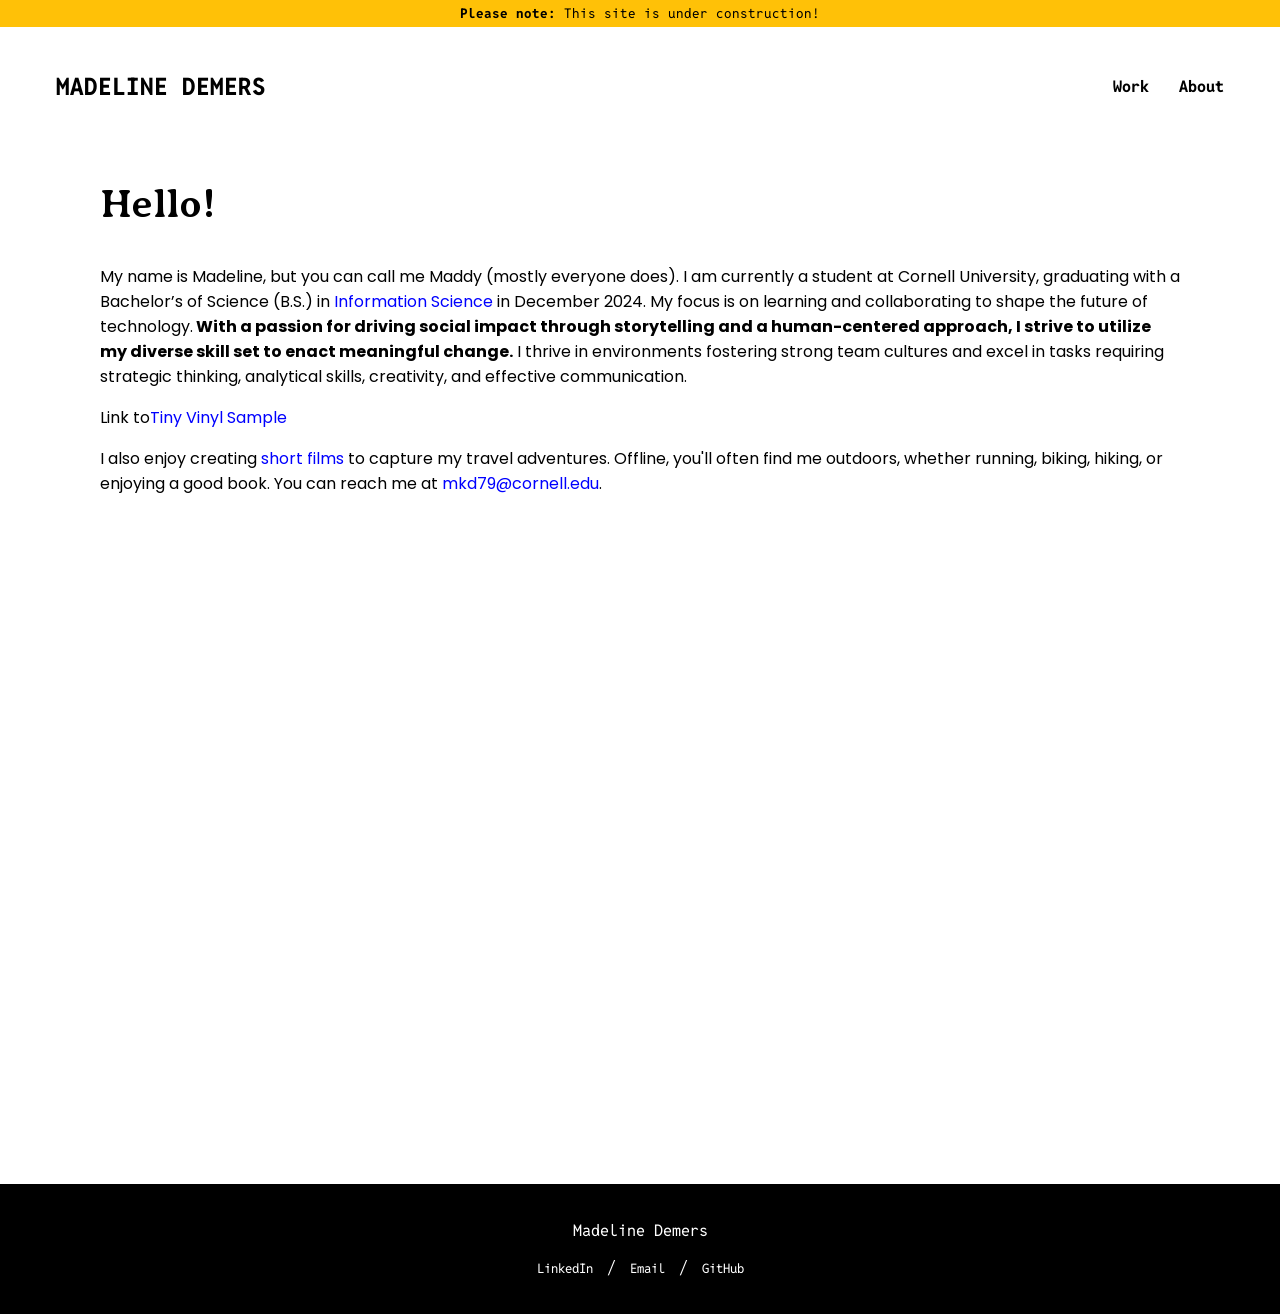
<file: archive=priv (old site) /about.html>
<!DOCTYPE html>
<html lang="en">

<head>
  <meta charset="UTF-8">
  <meta name="viewport" content="width=device-width, initial-scale=1">

  <link rel="icon" type="image/png" href="public/images/mountain.png">

  <link rel="stylesheet" type="text/css" href="styles/site.css">
  <link href="https://fonts.googleapis.com/css2?family=Reddit+Mono&display=swap" rel="stylesheet">
  <link href="https://fonts.googleapis.com/css2?family=Poppins&display=swap" rel="stylesheet">
  <link href="https://fonts.googleapis.com/css2?family=Averia+Serif+Libre&display=swap" rel="stylesheet">

  <title>Madeline Demers</title>

</head>
<body>
  <header>
    <div class="work-in-progress-banner">
      <p><strong>Please note:</strong> This site is under construction!</p>
    </div>
    <nav>
      <h1>MADELINE DEMERS</h1>
      <ul class="navigation">
        <li><a href="index.html#works" class="nav-link">Work</a></li>
        <li><a href="about.html" class="nav-link">About</a></li>
      </ul>
    </nav>
  </header>
  <main>
    <section class="about">
        <div class="about-header">
          <h2>Hello!</h2>
        </div>
        <div class="about-text">
        <p>My name is Madeline, but you can call me Maddy (mostly everyone does). I am currently a student at Cornell University, 
          graduating with a Bachelor’s of Science (B.S.) in <a class="about-link" href="https://infosci.cornell.edu/">Information Science</a> in December 2024. My focus is on learning and 
          collaborating to shape the future of technology.<strong> With a passion for driving social impact through storytelling and 
          a human-centered approach, I strive to utilize my diverse skill set to enact meaningful change.</strong>
          I thrive in environments fostering strong team cultures and excel in tasks requiring strategic thinking, analytical skills, 
          creativity, and effective communication.</p>
        <p>Link to<a href="https://tinyvinylshop.com/index.html" class="nav-link">Tiny Vinyl Sample </a></p>

        <!-- <p>As a mentor for <a class="about-link" href="https://wicc.cornell.edu/#/">Women in Computing at Cornell (WICC)</a>, Programming and Outreach Coordinator 
          for the Cornell Gender Equity Resource Center, 
          and student liaison to the <a class="about-link" href="https://alumni.cornell.edu/volunteer/leadership/pccw/">President’s Council of Cornell Women (PCCW)</a>, 
          as well as a 2023 <a class=about-link href="https://www.womeninsportstech.org/">Women in Sports Tech (WiST) Fellow </a>, 
          I am deeply committed to advancing opportunities for women and gender-expansive minorities, especially in the technology space.</p> -->
          
        <p>I also enjoy creating <a href=about.html#film>short films </a>to capture my travel adventures. Offline, you'll often find me 
          outdoors, whether running, biking, hiking, or enjoying a good book. You can reach me at <a href="mailto:mkd79@cornell.edu">mkd79@cornell.edu</a>.           
        </p>
      </div>
      <div class="video-container" id="film">
          <iframe width="560" height="315" src="https://www.youtube.com/embed/hLpnttLqQos" frameborder="0" allowfullscreen></iframe>
          
      </div>

      </section>

  <!-- JS scripts (TODO) -->
  </main>
  <footer>
    <div class="footer-name">
      <p><a href=index.html>Madeline Demers</a></p>
    </div>
    <div class="footer-links">
      <p><a href="https://www.linkedin.com/in/madeline-demers">LinkedIn</a> / <a href="mailto:mkd79@cornell.edu">Email</a> / <a href="https://github.com/maddydemers">GitHub</a></p>
    </div>
  </footer>
</body>


</html>
</file>
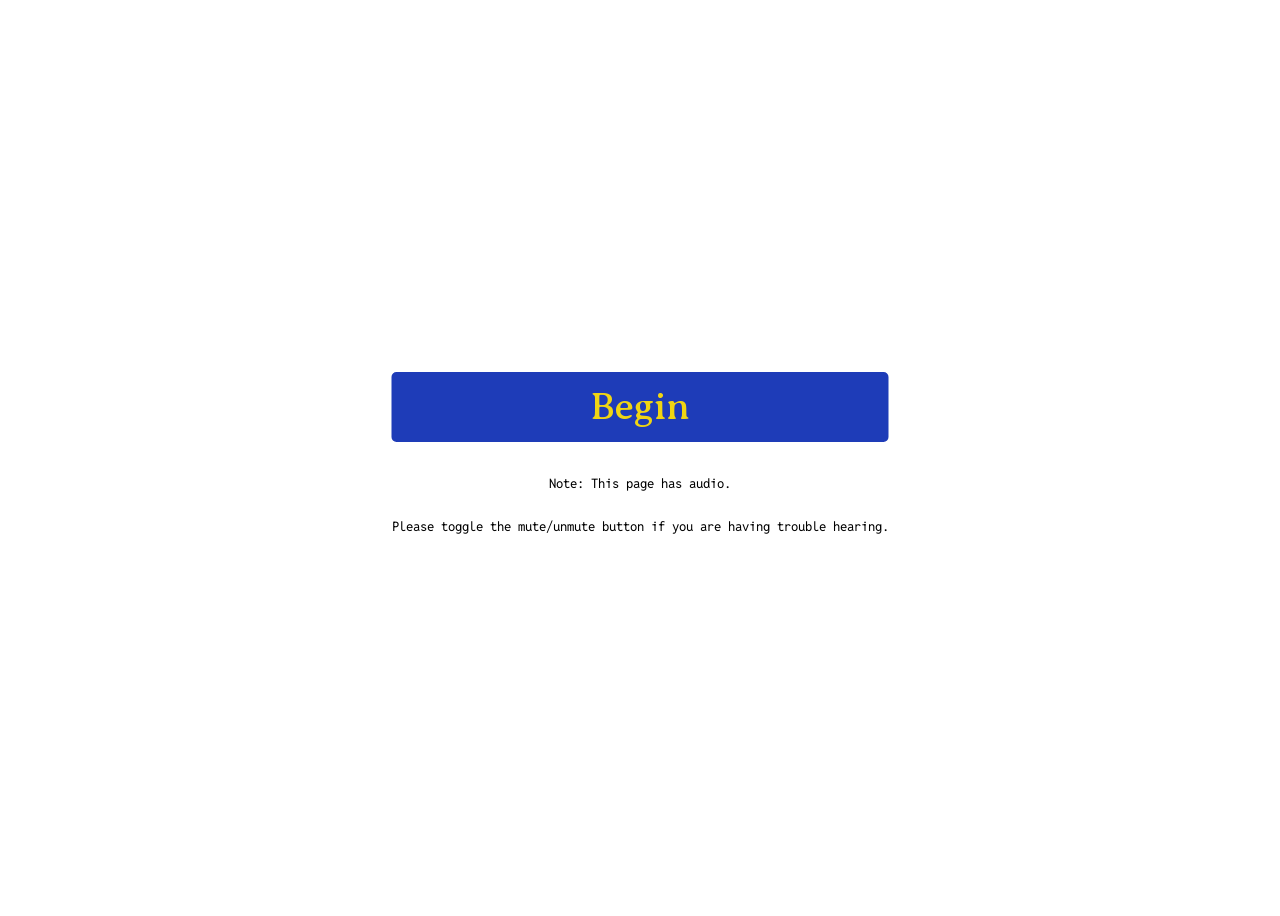
<file: archive=priv (old site) /begin.html>
<!DOCTYPE html>
<html lang="en">
<head>
    <meta charset="UTF-8">
    <meta name="viewport" content="width=device-width, initial-scale=1">

  
    <link rel="icon" type="image/png" href="/public/images/running-man.png">
  
    <link rel="stylesheet" type="text/css" href="styles/baxter.css">
    <link rel="stylesheet" href="https://cdnjs.cloudflare.com/ajax/libs/font-awesome/5.15.4/css/all.min.css">
      
    <link href="https://fonts.googleapis.com/css2?family=Reddit+Mono&display=swap" rel="stylesheet">
    <link href="https://fonts.googleapis.com/css2?family=Poppins&display=swap" rel="stylesheet">
    <link href="https://fonts.googleapis.com/css2?family=Averia+Serif+Libre&display=swap" rel="stylesheet">
  
    <title>Baxter in Boston</title>
</head>
<body>
      
      
    <main>
    <div class="go">
        <button id="go-btn" onclick="window.location.href='baxter-in-boston.html'">Begin</button>
        <p>Note: This page has audio. </p>
        <p>Please toggle the mute/unmute button if you are having trouble hearing.</p>
    </div>
</main>
</body>
</html>
</file>
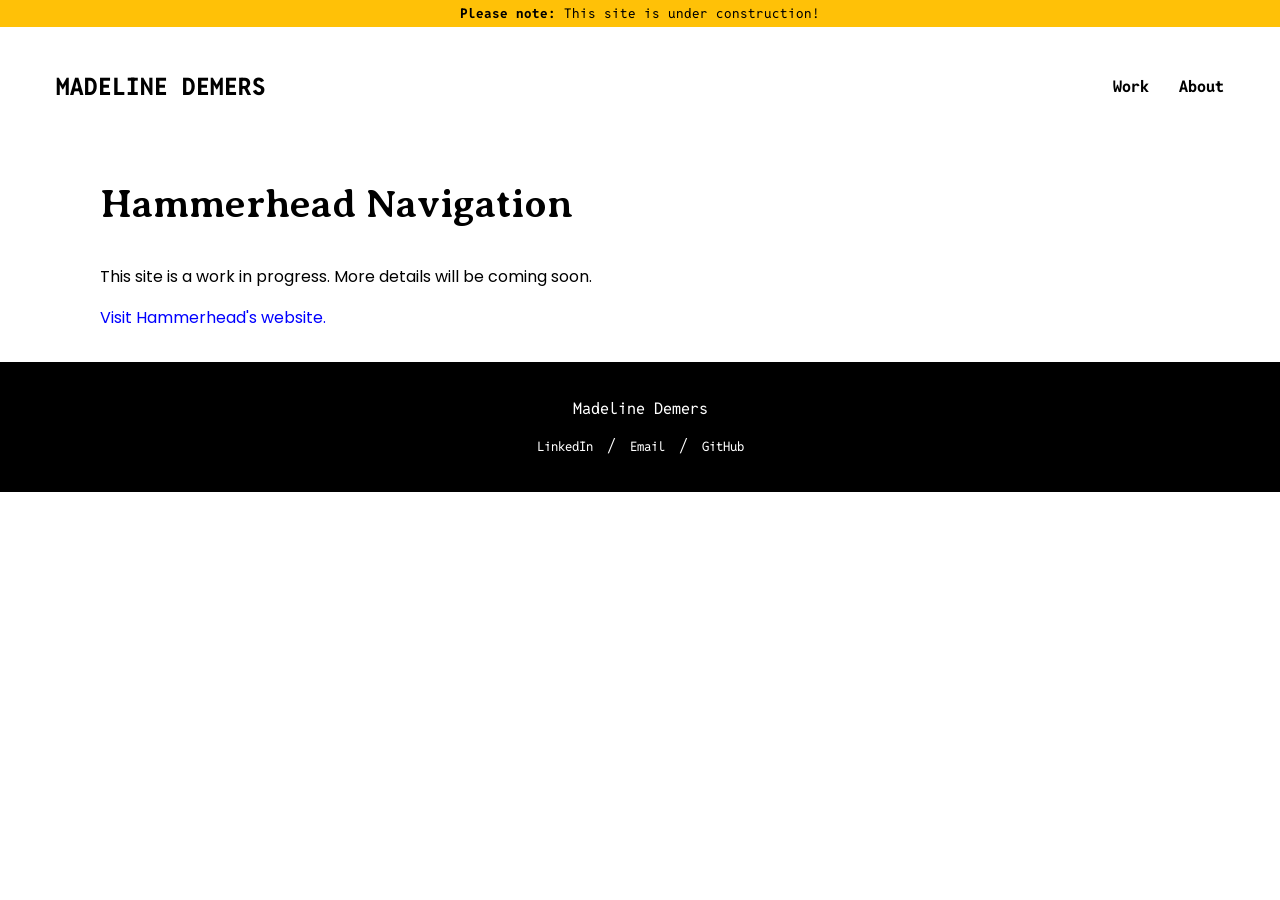
<file: archive=priv (old site) /hammerhead.html>
<!DOCTYPE html>
<html lang="en">

<head>
  <meta charset="UTF-8">
  <meta name="viewport" content="width=device-width, initial-scale=1">

  <link rel="icon" type="image/png" href="public/images/mountain.png">

  <link rel="stylesheet" type="text/css" href="styles/site.css">
  <link href="https://fonts.googleapis.com/css2?family=Reddit+Mono&display=swap" rel="stylesheet">
  <link href="https://fonts.googleapis.com/css2?family=Poppins&display=swap" rel="stylesheet">
  <link href="https://fonts.googleapis.com/css2?family=Averia+Serif+Libre&display=swap" rel="stylesheet">

  <title>Madeline Demers</title>

</head>
<body>
  <header>
    <div class="work-in-progress-banner">
      <p><strong>Please note:</strong> This site is under construction!</p>
    </div>
    <nav>
      <h1>MADELINE DEMERS</h1>
      <ul class="navigation">
        <li><a href="index.html#works" class="nav-link">Work</a></li>
        <li><a href="about.html" class="nav-link">About</a></li>
      </ul>
    </nav>
  </header>
  <main>
    <section class="about">
        <h2>Hammerhead Navigation</h2>
        <p>This site is a work in progress. More details will be coming soon.</p>
        <a href="https://www.hammerhead.io/">Visit Hammerhead's website.</a>

    </section>

  <!-- TODO scripts -->
  </main>
  <footer>
    <div class="footer-name">
      <p><a href=index.html>Madeline Demers</a></p>
    </div>
    <div class="footer-links">
      <p><a href="https://www.linkedin.com/in/madeline-demers">LinkedIn</a> / <a href="mailto:mkd79@cornell.edu">Email</a> / <a href="https://github.com/maddydemers">GitHub</a></p>
    </div>
  </footer>
</body>


</html>
</file>
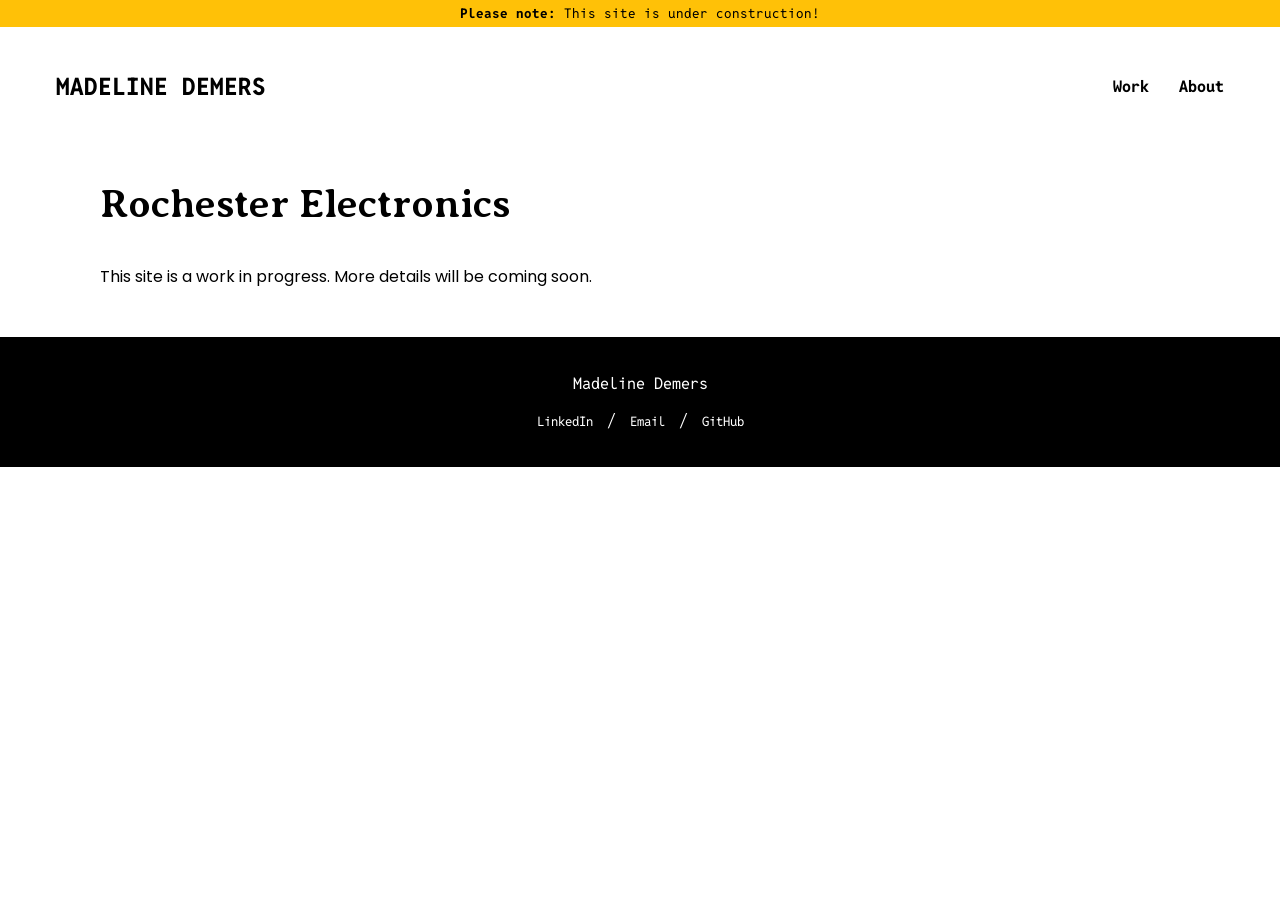
<file: archive=priv (old site) /rocelec.html>
<!DOCTYPE html>
<html lang="en">

<head>
  <meta charset="UTF-8">
  <meta name="viewport" content="width=device-width, initial-scale=1">

  <link rel="icon" type="image/png" href="public/images/mountain.png">

  <link rel="stylesheet" type="text/css" href="styles/site.css">
  <link href="https://fonts.googleapis.com/css2?family=Reddit+Mono&display=swap" rel="stylesheet">
  <link href="https://fonts.googleapis.com/css2?family=Poppins&display=swap" rel="stylesheet">
  <link href="https://fonts.googleapis.com/css2?family=Averia+Serif+Libre&display=swap" rel="stylesheet">

  <title>Madeline Demers</title>

</head>
<body>
  <header>
    <div class="work-in-progress-banner">
      <p><strong>Please note:</strong> This site is under construction!</p>
    </div>
    <nav>
      <h1>MADELINE DEMERS</h1>
      <ul class="navigation">
        <li><a href="index.html#works" class="nav-link">Work</a></li>
        <li><a href="about.html" class="nav-link">About</a></li>
      </ul>
    </nav>
  </header>
  <main>
    <section class="about">
        <h2>Rochester Electronics</h2>
        <p>This site is a work in progress. More details will be coming soon.</p>

    </section>

  <!-- TODO scripts -->
  </main>
  <footer>
    <div class="footer-name">
      <p><a href=index.html>Madeline Demers</a></p>
    </div>
    <div class="footer-links">
      <p><a href="https://www.linkedin.com/in/madeline-demers">LinkedIn</a> / <a href="mailto:mkd79@cornell.edu">Email</a> / <a href="https://github.com/maddydemers">GitHub</a></p>
    </div>
  </footer>
</body>


</html>
</file>
<file: archive=priv (old site) /styles/site.css>
.custom-cluster-icon{
  background-color: blue; /* Change the background color to blue */
  color: white; /* Change the text color to white */
  border-color: blue; /* Change the border color to blue */
}


html{
    scroll-behavior: smooth;
}

ul {
  list-style-type: none;
}

a {
  text-decoration: none;
  color: black;
}

a:hover {
  color: blue;
}

body {
    font-family: 'Reddit Mono', sans-serif;
    margin: 0;
    padding: 0;
}

section {
    max-width: 1100px;
    margin: auto;
}

header{
    background-color: white;
    margin: 0px;
    padding: 0px;
    box-sizing: border-box;
}

h1 {
    font-family: 'Reddit Mono', sans-serif;
}

h2{
  font-family: 'Averia Serif Libre', sans-serif;
  font-size: 40px;
  margin-bottom: 20px;
}

.about-text h2{
  margin-bottom:0;
}

.about a{
  color:blue;
}

h4{
  font-family: 'Poppins', sans-serif;
  font-style:italic;
  font-size: 12pt;
  margin-top:10px;
  margin-bottom: 5px;
}

nav{
    position: sticky;
    top: 0;
    left: 0;
    z-index: 1;
    display: flex;
    align-items: center;
    justify-content: space-between;
    padding: 1.5rem 3.5rem;
    background-color: white;
}

nav h1 {
    color: black;
}
  
nav a {
    color: black;
    transition: blue;
}

nav a:hover {
    color: blue;
    border-bottom: 2px solid blue;
}

nav ul {
    display: flex;
    gap: 1.9rem;
}

nav ul li {
    font-weight: bold;
}

.welcome-text{
  text-align:center;
  padding-top:30px;
  padding-bottom:50px;
}

button {
  display: inline-block;
  text-decoration: none;
  border: none;
  background-color: transparent;
  cursor: pointer;
}

.scroll-down{
  text-align:center;
  font-size:10pt;
}

.button-scroll-down img{
  width: 20px;
  height: 20px;
  padding-bottom:100px;
}

.hero {
    display: flex;
    align-items: center;
    justify-content: center bottom;
    gap: 2.5rem;
    max-width: 100%;
    margin: auto;
    padding-bottom:0px;
    margin-bottom:0px;
    object-fit: fill;
    object-position: top;

}

.hero img {
  height: 20.75rem;
  width: 100%;
  object-position:top; 

}

.about{
  font-family: 'Poppins', sans-serif;
  display:flex;
  flex-direction: column;
  padding:0px 100px;
}

.video-container{
  display:flex;
  justify-content: center;
  align-items:center;
  padding-top:20px;
}

iframe{
  min-width: 100%;
  width:auto;
  height:auto;
  min-height: 620px; 
}

.works {
    background-color: white;
    padding: 0px 0;
    margin-top: 2rem;
    font-family: 'Poppins', sans-serif;

  }
  
  .work-pic {
    width: 75px; 
    height: 75px; 
    object-fit: cover; 
  }
  
  .works-container {
    display: flex;
    align-items: center;
    justify-content: center;
  }
  
  .works-title {
    text-align: left;
    padding-left:9px;
    margin-bottom: 1rem;
  }

  
  .work-container {
    text-align: center;
    width: 21.875rem;
    padding: 1rem;
  }
  
  .work-container p {
    padding: 0.4rem;
  }
  
  .work-title {
    margin-bottom: 1rem;
  }
  
  .work-details {
    margin-bottom: 1rem;
    font-size: 8pt;
  }

  .work-card {
    background-color: white;
    border-radius: 0px;
    border-style:solid;
    padding: 20px;
    margin: 10px;
  }

.center{
  text-align: center;
  font-style:italic;
}

.about-text a{
  color:blue;
}

.about-text p{
  font-family: 'Poppins', sans-serif;
}

.ps{
  font-family: 'Poppins', sans-serif;
  font-style: italic;
  font-size: 8pt;
}

#map {
    height:auto;
    min-height:600px;
    min-width:300px;
    width: 100%;
}

#map-id p{
  margin:0;
}

.map{
  padding:0px 100px;
}

footer{
    background-color: black;
    color:white;
    padding: 1.25rem;
    text-align: center;
    margin: 2rem 0 0;
}

.footer-name a{
  font-size:normal;
  font-family: 'Reddit Mono', sans-serif;
  color: white; 
  text-decoration: none;
  padding:5px;
}

.footer-links a {
    font-family: 'Reddit Mono', sans-serif;
    color: white; 
    text-decoration: none;
    font-size: small;
    padding:5px;
}

footer a:hover{
  color:blue;
  cursor: pointer;
}

.work-in-progress-banner {
  background-color: #ffc107; 
  color: black; 
  padding: 5px; 
  font-size:smaller;
  text-align: center;
}

.work-in-progress-banner p {
  margin: 0; 
}




@media screen and (max-width: 720px) {
    nav {
        padding: 1.5rem 1rem;
      }

        
    .hero {
        /* margin-top: -4rem; */
        flex-direction: column;
        gap: 0;
        padding:0ps;
    }

    .welcome-text{
      margin-top:0;
      padding:0px 5px;
    }
    
    .scroll-down{
      padding:0;
      margin-bottom:5px;
    }


    section {
      max-width: 600px;
      margin: auto;
      padding: 0px 20px;
    }

    .hero img {
            height: 50%;
            width: 100%;
            image-rendering:optimizeQuality;
            object-fit: contain; 
            object-position: top; 
        }

    .works-container {
        flex-direction: column;
      }
    
      .work-container {
        width: 20.875rem;
      }
  }

  @media screen and (max-width: 420px) {
    .hero img {
      display:none;
    }

    #map {
      height:auto;
      min-height:600px;
      min-width:300px;
      width: 100%;
  }
  
    .work-container {
      width: 17.875rem;
    }

    section {
      max-width: 300px;
      margin: auto;
    }
  }
</file>
<file: archive=priv (old site) /styles/baxter.css>
html{
    margin:0;
    padding:0 100px;
}

main {
    font-family: 'Reddit Mono', 'Arial', sans-serif;
    display: flex;
    flex-direction:column;
    background-color:white;
    height: 100vh;
    margin:0; 
}

.padded{
    margin:20px;
}

.padded h2{
    text-align:left;
    padding-left:20px;
    padding-right:20px;
    margin:10px;
    font-size:32pt;
}

.padded p{
    font-size:normal;
    text-align:left;
    padding-left:20px;
    padding-right:20px;
    margin:10px;

}

#loading-scene {
    position: fixed;
    top: 50%;
    left: 50%;
    transform: translate(-50%, -50%);
}

#welcome-scene,
.scene {
    display: none;
    text-align: center;
    font-size: large;
    font-family: 'Averia Serif Libre', sans-serif;
    
}

#welcome-scene{
    position: relative; 
}


.next-btn {
    padding: 10px 20px;
    font-size: 16px;
    cursor: pointer;
}

.loading-text {
    font-family: monospace;
    font-size: 20px;
    color: black;
    padding-bottom:20px;

}

.loading-bar {
    display: inline-block;
    width: 200px;
    height: 20px;
    border: 3px solid #1e3cb8;
    border-radius: 10px;
    position: relative;
    overflow: hidden;
    background-color: #ccc;
}

.loading-progress {
    width: 0;
    height: 100%;
    background-color: #f0d513;
    position: absolute;
    top: 0;
    left: 0;
}

/* @keyframes textAnimation {
    0% {
        opacity: 0;
    }
    100% {
        opacity: 1;
    }
}  */

@keyframes pulse {
    0% {
      transform: scale(1);
    }
    50% {
      transform: scale(1.1);
    }
    100% {
      transform: scale(1);
    }
  }
  
  #start-btn, #motivation, #go-btn {
    animation: pulse 1.5s infinite alternate;
  }

.animated-text {
    animation: textAnimation 3s forwards;
    color: #1e3cb8;
}

#start-btn, #go-btn{
    font-size:larger;
}

.finish {
    display: flex;
    flex-direction: column;
    align-items: center;
    padding:10px;
    margin-top:20px;
}

.finish img {
    max-width: 100%;
    max-height:60vh; 
}

.race-logo img{
    max-width: 70vh;
    padding-bottom:20px;
}

#motivation a{
    text-decoration: none;
    color:white;
}

.center p{
    text-align: center;
    align-content: center;
    font-weight:bold;
}

.center h2{
    text-align: center;
    align-content: center;
    font-weight:bold;
}

h3{
    font-size:larger;
    font-weight:bolder;
    padding:0;
    margin:0;
}

.container {
    position: relative;
    width: 500px;
    height: 300px;
  }
  
  .background-image {
    position: absolute;
    top: 0;
    left: 0;
    width: 100%;
    height: 100%;
  }
  
  .overlay-image {
    position: absolute;
    top: 100px; 
    left: 400px;
    z-index: 1; 
    animation: slideAnimation 3s forwards; 
  }
  
  @keyframes slideAnimation {
    0% {
      transform: translateX(0);
    }
    100% {
      transform: translateX(-50px) ; 
    }
  }
.go{
    display:flex;
    flex-direction:column;
    justify-content:center;
    font-size:xx-large;
    text-align:center;
    position: absolute;
    top: 50%;
    left: 50%;
    transform: translate(-50%, -50%);
}

.go p{
    font-size:small;
}

.next-btn, #start-btn, #motivation, #go-btn {
    padding: 10px 20px;
    font-size: larger;
    cursor: pointer;
    background-color: #1e3cb8; 
    border: 2px solid #1e3cb8; 
    color: #f0d513; 
    border-radius: 5px;
    font-family: 'Averia Serif Libre', sans-serif;
    transition: background-color 0.3s, color 0.3s;
    margin-bottom:20px;
    margin-top:20px;
}

.next-btn:hover, #start-btn:hover, #motivation:hover, #go-btn:hover{
    background-color: #f0d513; 
    color: #1e3cb8; 
}

.paris-marathon{
    display: flex;
    flex-direction: row;
    justify-content: center;
    align-items: center;
    padding-right:20px;
}

.paris{
    padding-right:20px;
}

.hidden{
    display:none;
}

footer {
      background-color: white;
      color:#1e3cb8;
      text-align: center;
      padding: 10px 0;
      font-size: 12px; 
    }

    .mute-button {
        background-color: transparent;
        color: #333;
        border: none;
        padding: 5px;
        cursor: pointer;
        text-decoration: underline;
        text-align:right;
      }


.graphs img{
    max-width:50vw;
    max-height:50vh;
}

#map {
    height:auto;
    min-height:400px;
    min-width:300px;
    width: 100%;
}

#map-id p{
  margin:0;
}

.map{
  padding:0px 20px;
}

.after-image img{ 
    width:50%;
    height:20%;
    max-height: 30vh;
    max-height:80vw;
}

figcaption {
        text-align: center;
        font-style: italic;
    }

@media screen and (max-width: 720px) {
    html{
        margin:0;
        padding:0;
    }
    
    main{
        margin:10px;
    }

    .padded{
        margin:0;
        margin-top:10px;
        margin-bottom:10px;
    }

    .paris-marathon{
        flex-direction:column;    
        padding-right:0px;

    }

    .finish button{
        top: 30%;
        left:40%;
    }

    .paris{
        padding-bottom:10px;
        padding-right:0px;
    }

    #map {
        height:auto;
        min-height:600px;
        min-width:300px;
        width: 100%;
    }
    .race-logo img{
        max-width:90vw;
    }


  } 


  @media screen and (max-width: 300px) {

    #map {
        height:auto;
        min-height:500px;
        min-width:200px;
        width: 100%;
    }

  }
</file>
